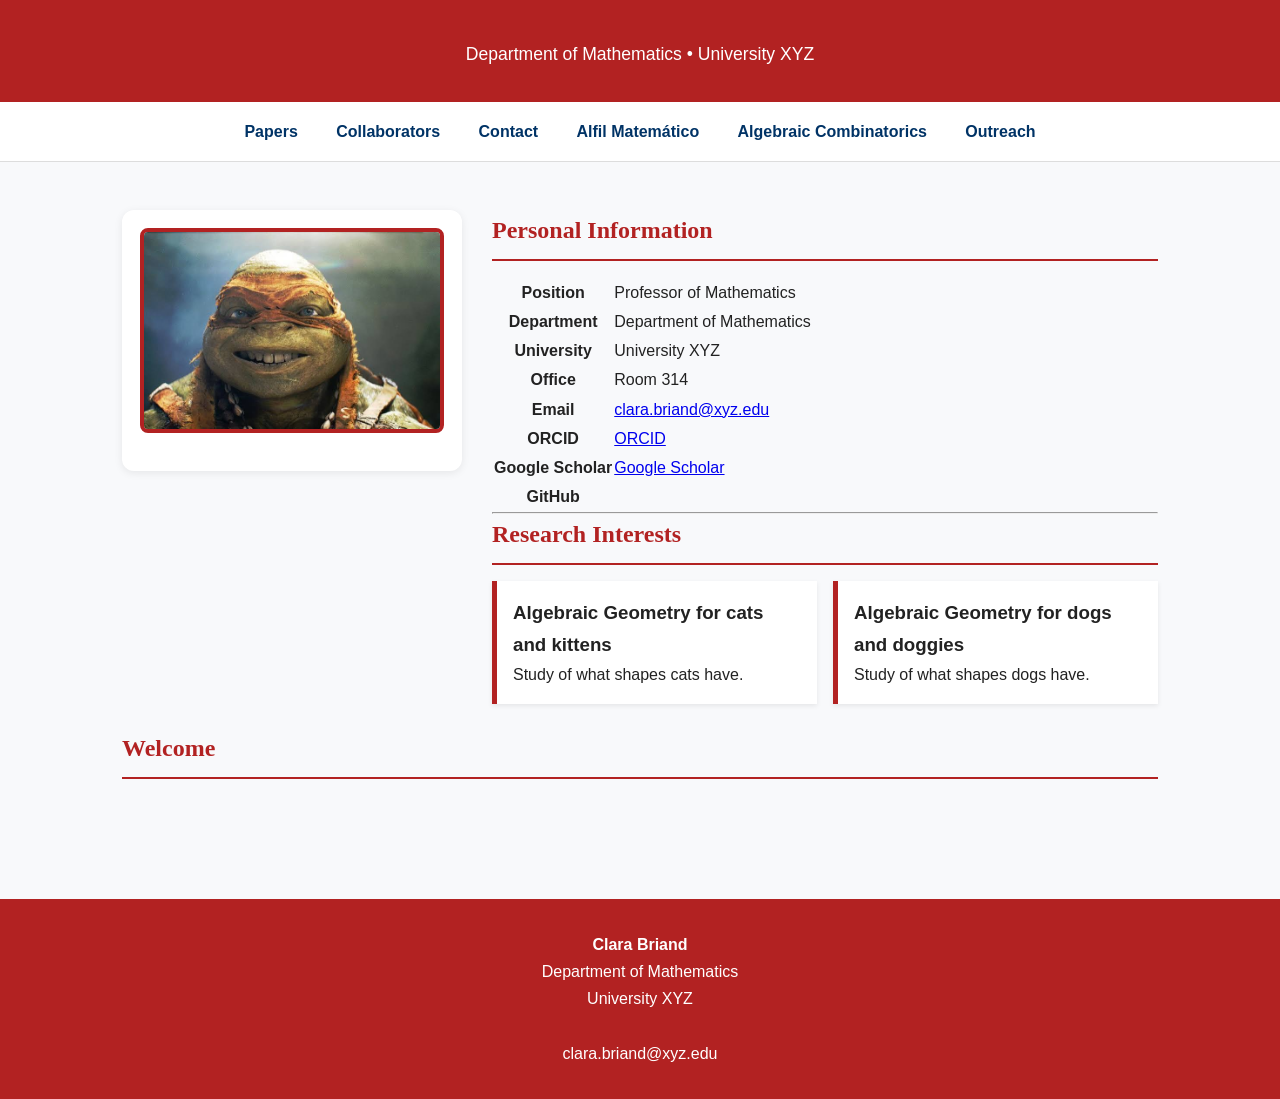
<file: index.html>
<!DOCTYPE html>
<html lang="en">

<head>

    <meta charset="UTF-8">
    <meta name="viewport" content="width=device-width, initial-scale=1.0">

    <title id="name">Home</title>

    <link rel="stylesheet" href="css/style.css">

</head>

<body>

<header>

    <h1 id="name"></h1>

    <p id="subtitle"></p>

</header>

<nav>

    <ul>

        <li><a href="papers.html">Papers</a></li>
        <li><a href="collaborators.html">Collaborators</a></li>
        <li><a href="contact.html">Contact</a></li>
        <li><a href="https://personal.us.es/mrosas/elalfilmatematico/">Alfil Matemático</a></li>
        <li><a href="algebraic_combinatorics.html">Algebraic Combinatorics</a></li>
        <li><a href="outreach.html">Outreach</a></li>

    </ul>

</nav>

<main>

    <!-- ========================= -->
    <!-- Top Profile Panel -->
    <!-- ========================= -->

    <section class="profile-panel">

        <div class="home-layout">

            <!-- Left : Photo -->

            <aside class="sidebar">

                <img id="sidebarPhoto" alt="Profile photo">

            </aside>

            <!-- Right : Information -->

            <div class="content">

                <div class="info-box">

                    <h2>Personal Information</h2>

                    <table class="info-table">

                        <tr>
                            <th>Position</th>
                            <td id="sidebarTitle"></td>
                        </tr>

                        <tr>
                            <th>Department</th>
                            <td id="sidebarDepartment"></td>
                        </tr>

                        <tr>
                            <th>University</th>
                            <td id="sidebarUniversity"></td>
                        </tr>

                        <tr>
                            <th>Office</th>
                            <td id="sidebarOffice"></td>
                        </tr>

                        <tr>
                            <th>Email</th>
                            <td id="sidebarEmail"></td>
                        </tr>

                        <tr>
                            <th>ORCID</th>
                            <td id="orcid"></td>
                        </tr>

                        <tr>
                            <th>Google Scholar</th>
                            <td id="scholar"></td>
                        </tr>

                        <tr>
                            <th>GitHub</th>
                            <td id="github"></td>
                        </tr>

                    </table>

                    <hr>

                    <h2>Research Interests</h2>

                    <div
                        id="researchList"
                        class="research-list">

                    </div>

                </div>

            </div>

        </div>

    </section>

    <!-- ========================= -->
    <!-- Welcome -->
    <!-- ========================= -->

    <section class="welcome-section">

        <h2>Welcome</h2>

        <p id="welcomeText"></p>

    </section>

</main>

<footer>

    <p>

        <strong id="footerName"></strong>

    </p>

    <p id="department"></p>

    <p id="university"></p>

    <br>

    <p id="email"></p>

</footer>

<script src="js/profile.js"></script>

</body>

</html>
</file>
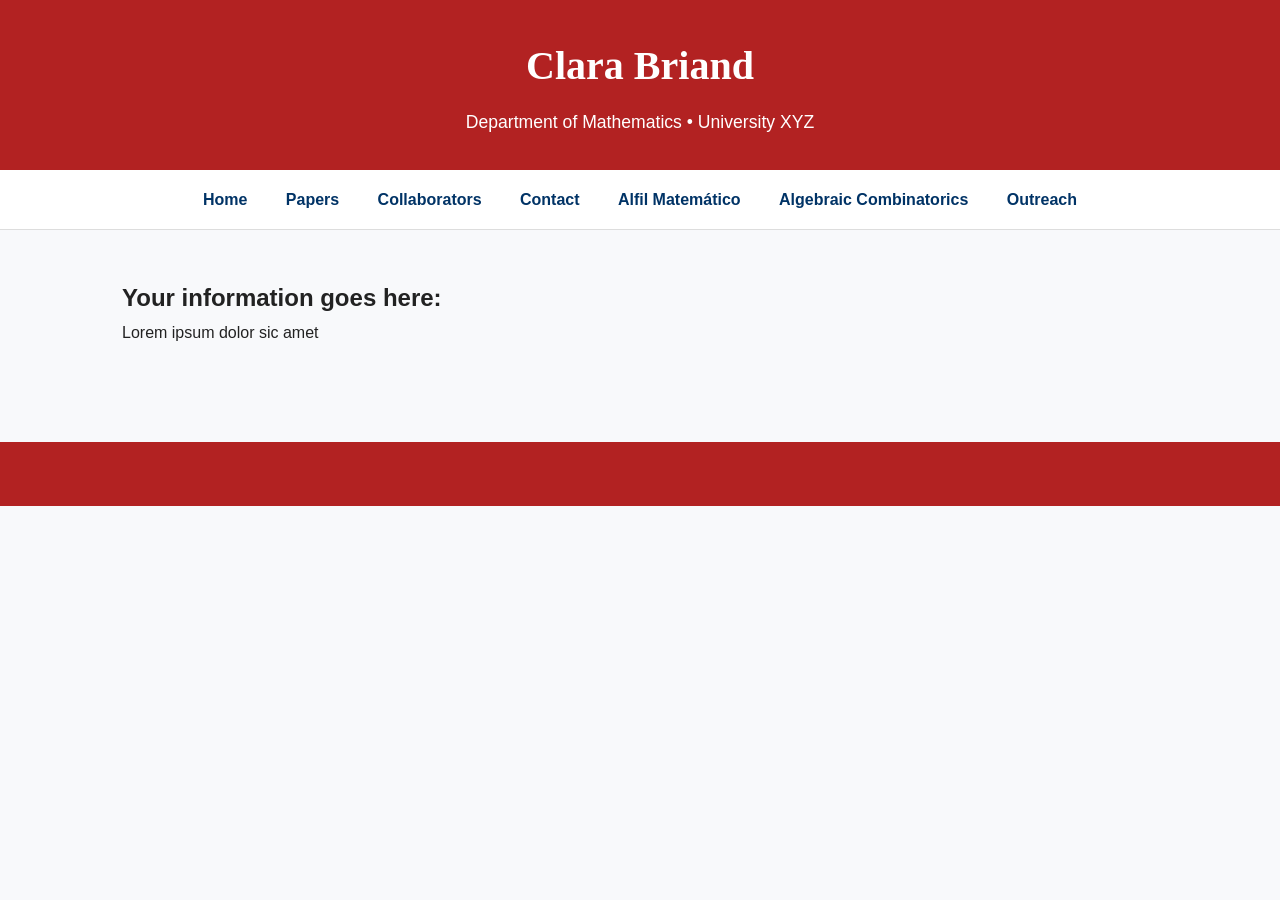
<file: algebraic_combinatorics.html>
<!DOCTYPE html>
<html lang="en">
<head>

    <meta charset="UTF-8">
    <meta name="viewport" content="width=device-width, initial-scale=1.0">

    <title>Contact</title>

    <link rel="stylesheet" href="css/style.css">

</head>

<body>

<header>

    <h1 id="name"></h1>

    <p id="subtitle"></p>

</header>

<nav>

    <ul>

        <li><a href="index.html">Home</a></li>
        <li><a href="papers.html">Papers</a></li>
        <li><a href="collaborators.html">Collaborators</a></li>
        <li><a href="contact.html" class="active">Contact</a></li>
        <li><a href="https://personal.us.es/mrosas/elalfilmatematico/">Alfil Matemático</a></li>
        <li><a href="algebraic_combinatorics.html">Algebraic Combinatorics</a></li>
        <li><a href="outreach.html">Outreach</a></li>

    </ul>

</nav>

<main>
  <h2>Your information goes here:</h2>
  <p> Lorem ipsum dolor sic amet</p>
</main>

<footer>

    <p id="footerText"></p>

</footer>

<script src="js/profile.js"></script>

</body>

</html>
</file>
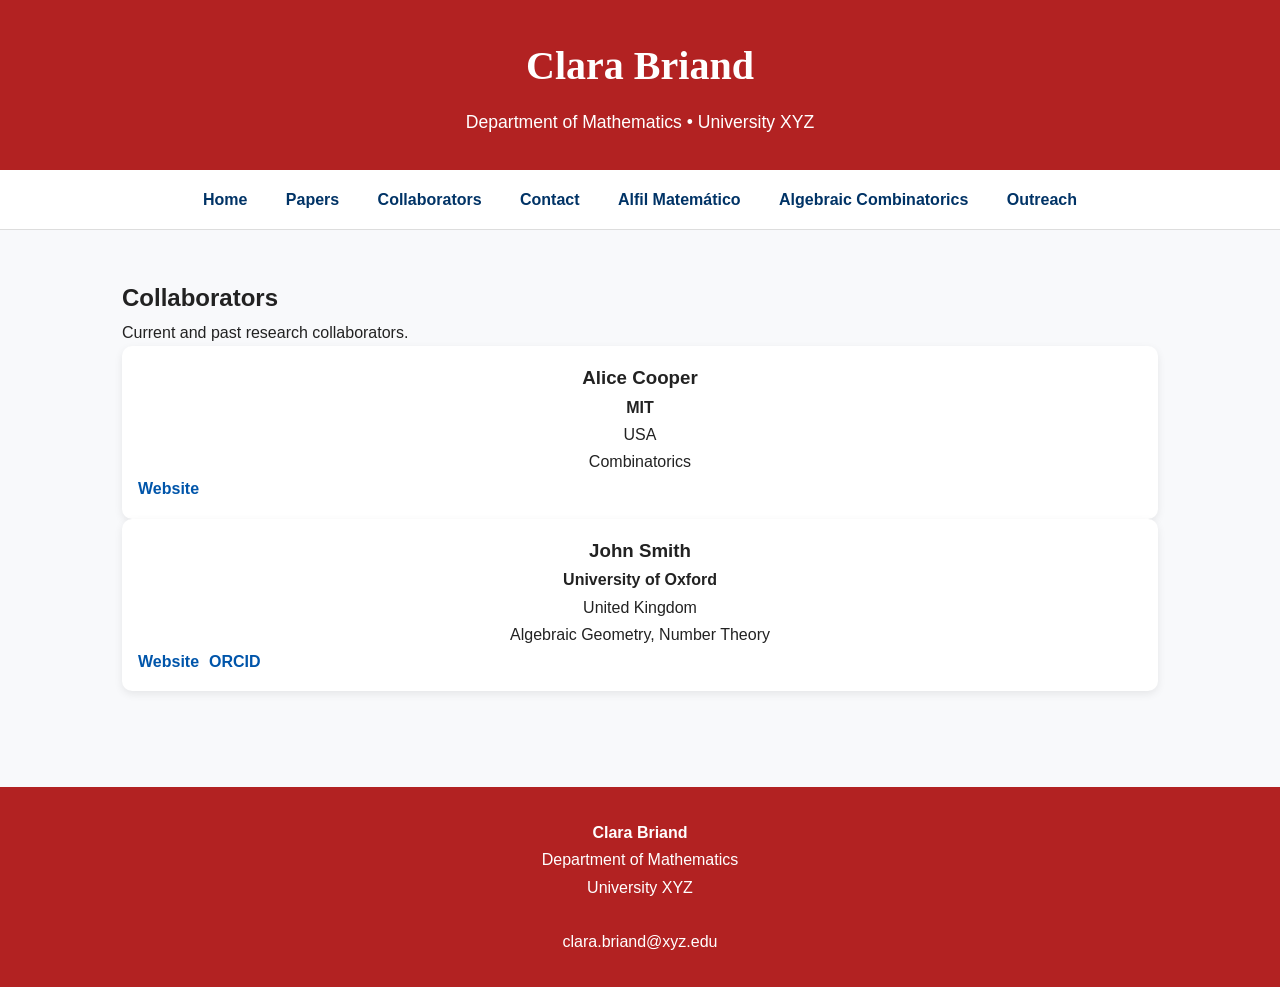
<file: collaborators-simple.html>
<!DOCTYPE html>
<html lang="en">

<head>

    <meta charset="UTF-8">
    <meta name="viewport" content="width=device-width, initial-scale=1.0">

    <title>Collaborators</title>

    <link rel="stylesheet" href="css/style.css">

</head>

<body>

<header>

    <h1 id="name"></h1>

    <p id="subtitle"></p>

</header>

<nav>

    <ul>

        <li><a href="index.html">Home</a></li>
        <li><a href="papers.html">Papers</a></li>
        <li><a href="collaborators.html">Collaborators</a></li>
        <li><a href="contact.html">Contact</a></li>
        <li><a href="https://personal.us.es/mrosas/elalfilmatematico/">Alfil Matemático</a></li>
        <li><a href="algebraic_combinatorics.html">Algebraic Combinatorics</a></li>
        <li><a href="outreach.html">Outreach</a></li>

    </ul>

</nav>

<main>

    <h2>Collaborators</h2>

    <p>
        Current and past research collaborators.
    </p>

    <div id="collaboratorsContainer"
         class="collaborators-grid">
    </div>

</main>

<footer>

    <p><strong id="footerName"></strong></p>

    <p id="department"></p>

    <p id="university"></p>

    <br>

    <p id="email"></p>

</footer>

<script src="js/collaborators-simple.js"></script>

</body>

</html>
</file>
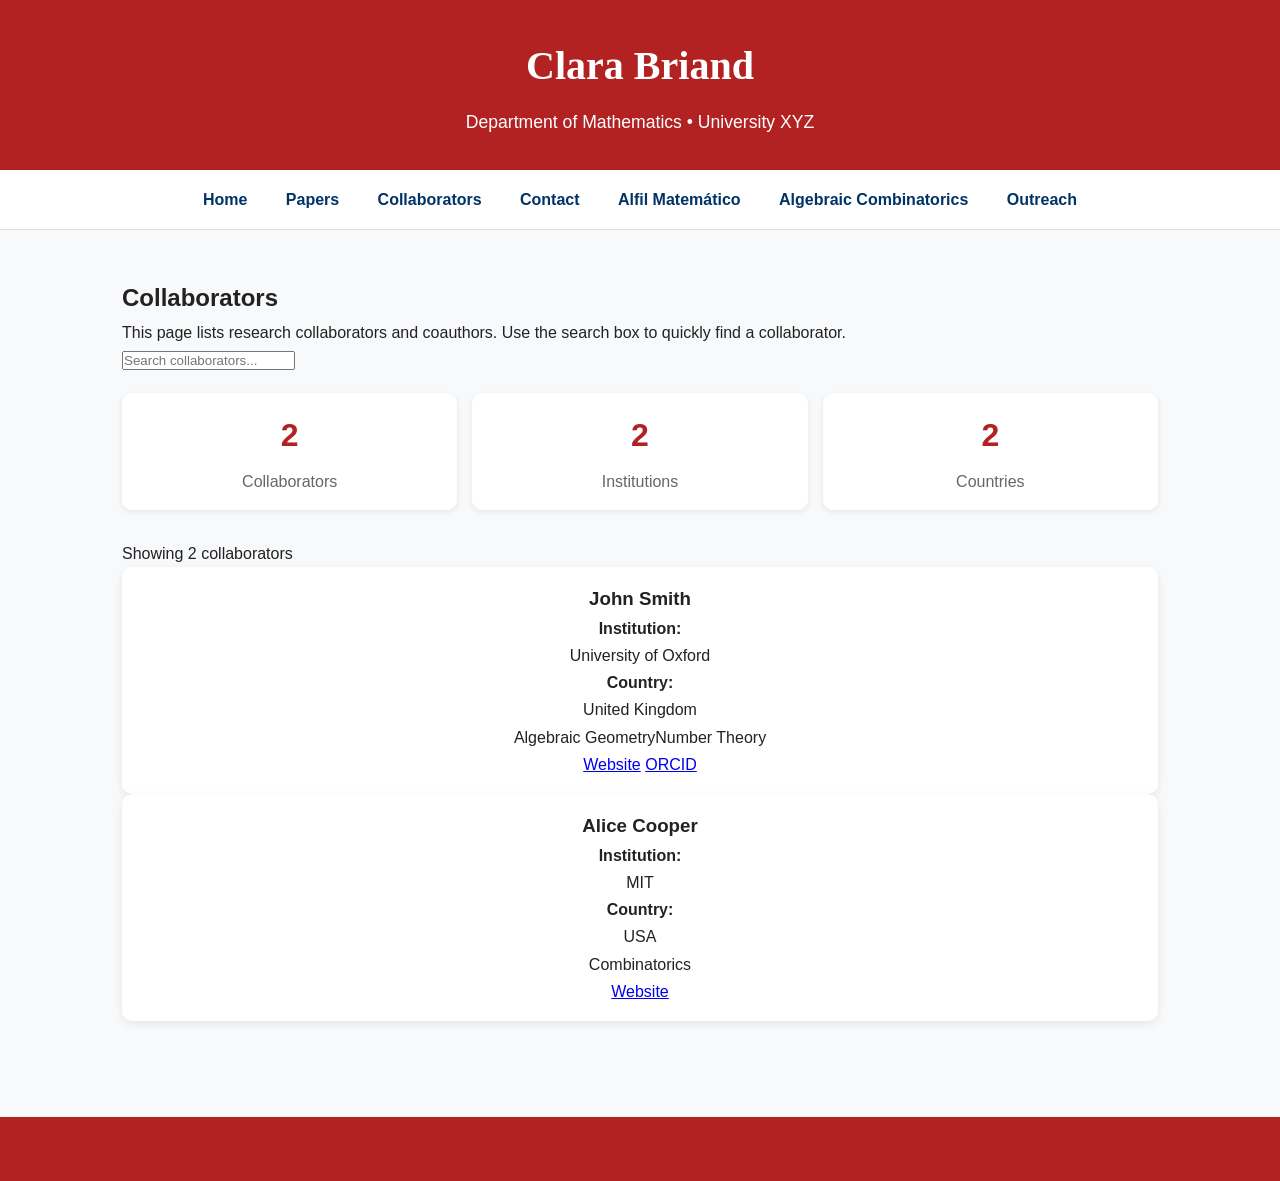
<file: collaborators.html>
<!DOCTYPE html>
<html lang="en">

<head>
    <meta charset="UTF-8">
    <meta name="viewport" content="width=device-width, initial-scale=1.0">

    <title>Collaborators</title>

    <link rel="stylesheet" href="css/style.css">

</head>

<body>

<header>

    <h1 id="name"></h1>

    <p id="subtitle"></p>

</header>

<nav>

    <ul>

        <li><a href="index.html">Home</a></li>
        <li><a href="papers.html">Papers</a></li>
        <li><a href="collaborators.html">Collaborators</a></li>
        <li><a href="contact.html">Contact</a></li>
        <li><a href="https://personal.us.es/mrosas/elalfilmatematico/">Alfil Matemático</a></li>
        <li><a href="algebraic_combinatorics.html">Algebraic Combinatorics</a></li>
        <li><a href="outreach.html">Outreach</a></li>

    </ul>

</nav>

<main>

    <h2>Collaborators</h2>

    <p>
        This page lists research collaborators and coauthors.
        Use the search box to quickly find a collaborator.
    </p>

    <div class="collaborator-controls">

        <input
            type="text"
            id="collaboratorSearch"
            placeholder="Search collaborators...">

    </div>

    <div class="stats-grid">

        <div class="stat-card">

            <div class="stat-number" id="collaboratorCount">0</div>

            <div class="stat-label">Collaborators</div>

        </div>

        <div class="stat-card">

            <div class="stat-number" id="institutionCount">0</div>

            <div class="stat-label">Institutions</div>

        </div>

        <div class="stat-card">

            <div class="stat-number" id="countryCount">0</div>

            <div class="stat-label">Countries</div>

        </div>

    </div>

    <div class="collaborator-count">

        Showing
        <span id="visibleCollaboratorCount">0</span>
        collaborators

    </div>

    <div id="collaboratorsContainer">

        <!-- Generated automatically by collaborators.js -->

    </div>

</main>

<footer>

    <p id="footerText"></p>

</footer>

<script src="js/profile.js"></script>
<script src="js/collaborators.js"></script>

</body>

</html>
</file>
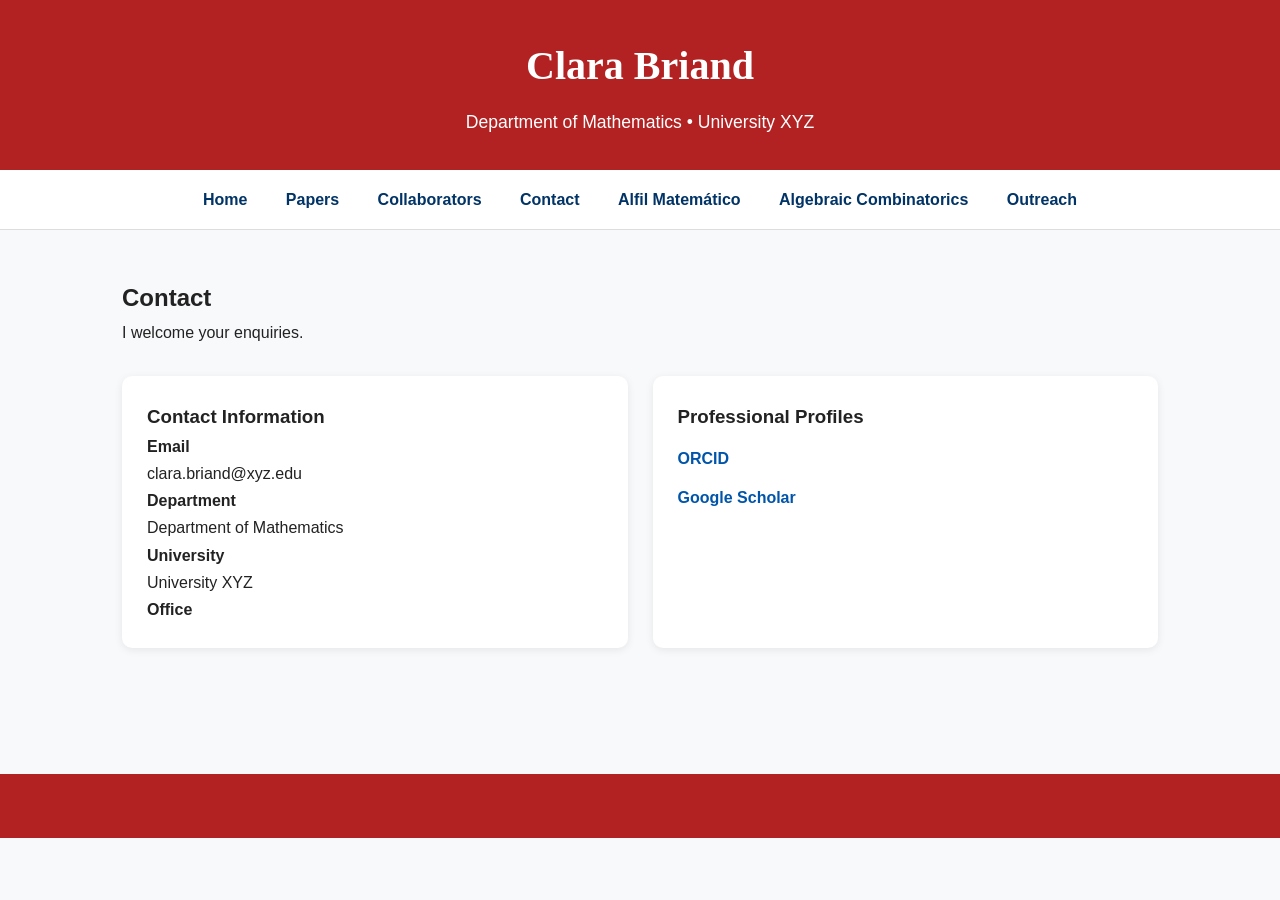
<file: contact.html>
<!DOCTYPE html>
<html lang="en">
<head>

    <meta charset="UTF-8">
    <meta name="viewport" content="width=device-width, initial-scale=1.0">

    <title>Contact</title>

    <link rel="stylesheet" href="css/style.css">

</head>

<body>

<header>

    <h1 id="name"></h1>

    <p id="subtitle"></p>

</header>

<nav>

    <ul>

        <li><a href="index.html">Home</a></li>
        <li><a href="papers.html">Papers</a></li>
        <li><a href="collaborators.html">Collaborators</a></li>
        <li><a href="contact.html" class="active">Contact</a></li>
        <li><a href="https://personal.us.es/mrosas/elalfilmatematico/">Alfil Matemático</a></li>
        <li><a href="algebraic_combinatorics.html">Algebraic Combinatorics</a></li>
        <li><a href="outreach.html">Outreach</a></li>

    </ul>

</nav>

<main>

    <h2>Contact</h2>

    <p>
        I welcome your enquiries.
    </p>

    <div class="contact-grid">

        <div class="contact-card">

            <h3>Contact Information</h3>

            <p>

                <strong>Email</strong><br>

                <span id="email"></span>

            </p>

            <p>

                <strong>Department</strong><br>

                <span id="department"></span>

            </p>

            <p>

                <strong>University</strong><br>

                <span id="university"></span>

            </p>

            <p>

                <strong>Office</strong><br>

                <span id="office"></span>

            </p>

        </div>

        <div class="contact-card">

            <h3>Professional Profiles</h3>

            <ul class="profile-links">

                <li>
                    <a id="orcid" target="_blank">ORCID</a>
                </li>

                <li>
                    <a id="scholar" target="_blank">Google Scholar</a>
                </li>
            </ul>

        </div>

    </div>

</main>

<footer>

    <p id="footerText"></p>

</footer>

<script src="js/profile.js"></script>

</body>

</html>
</file>
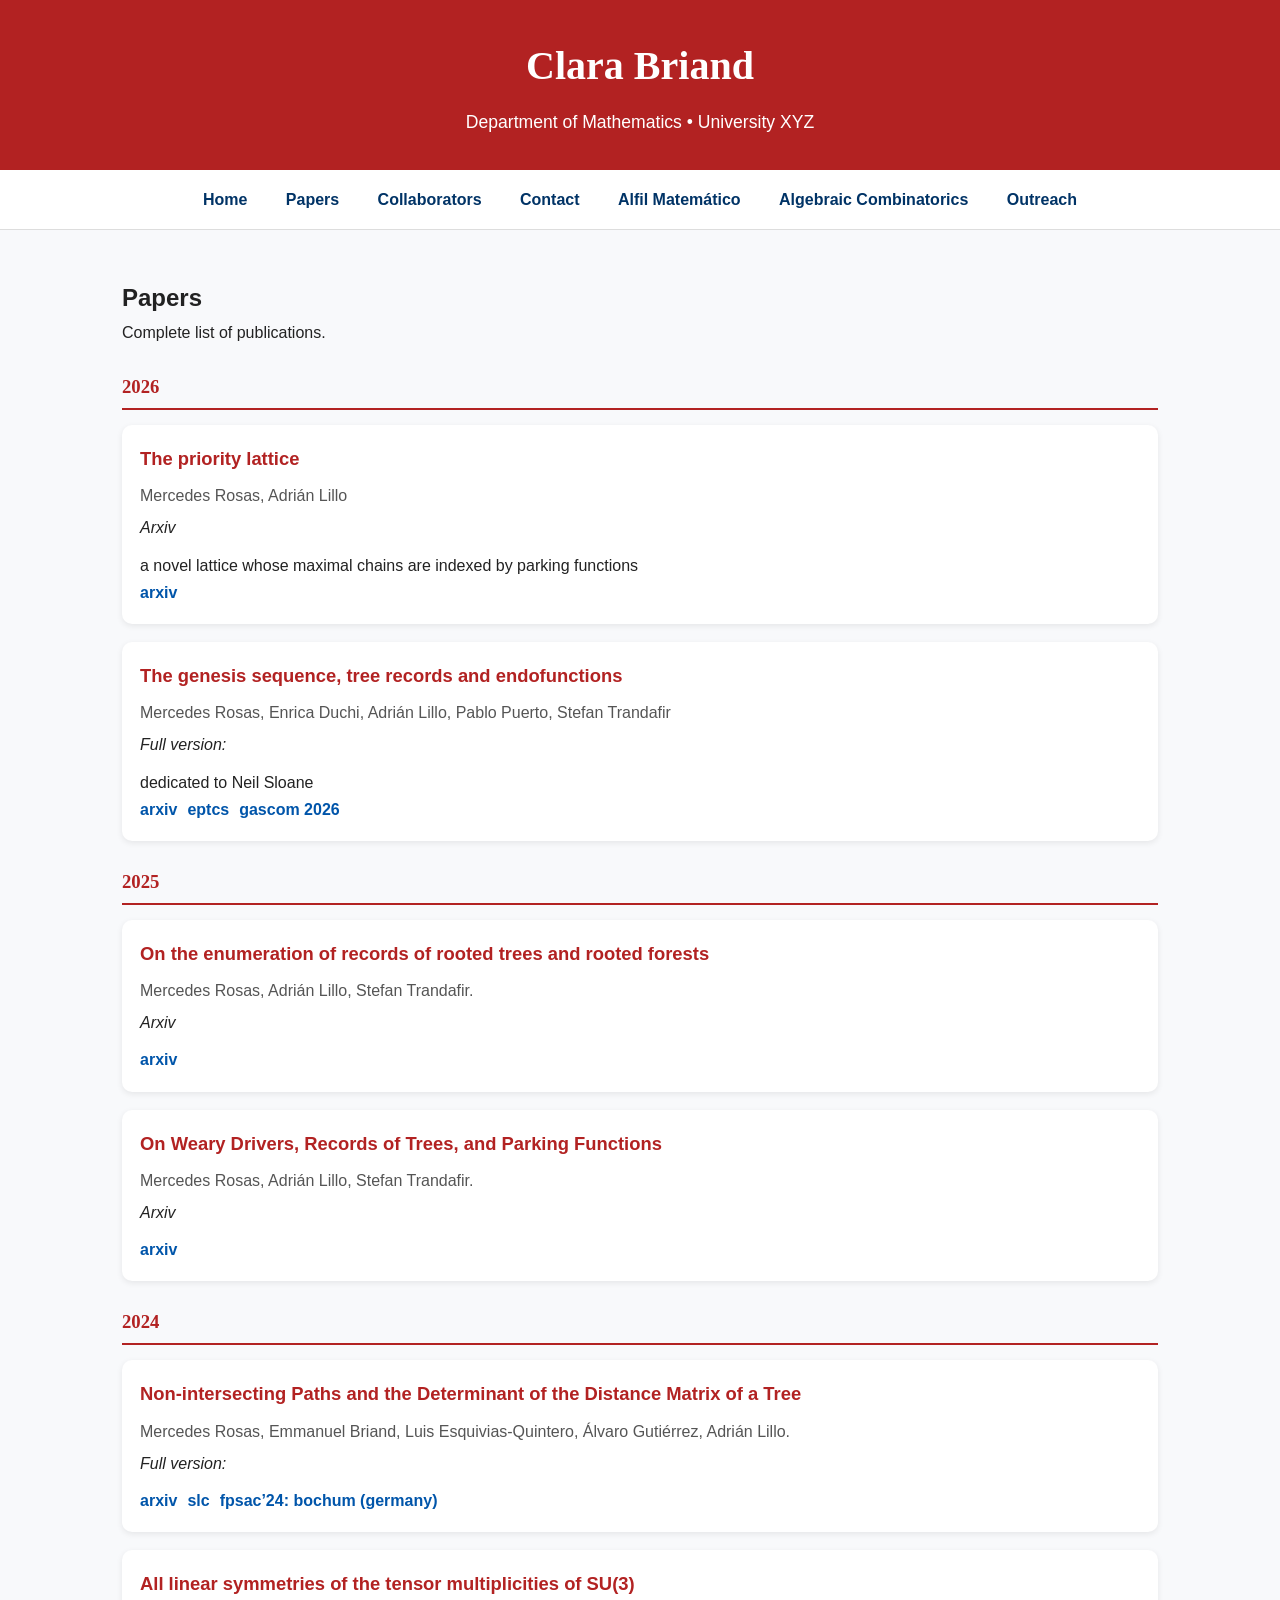
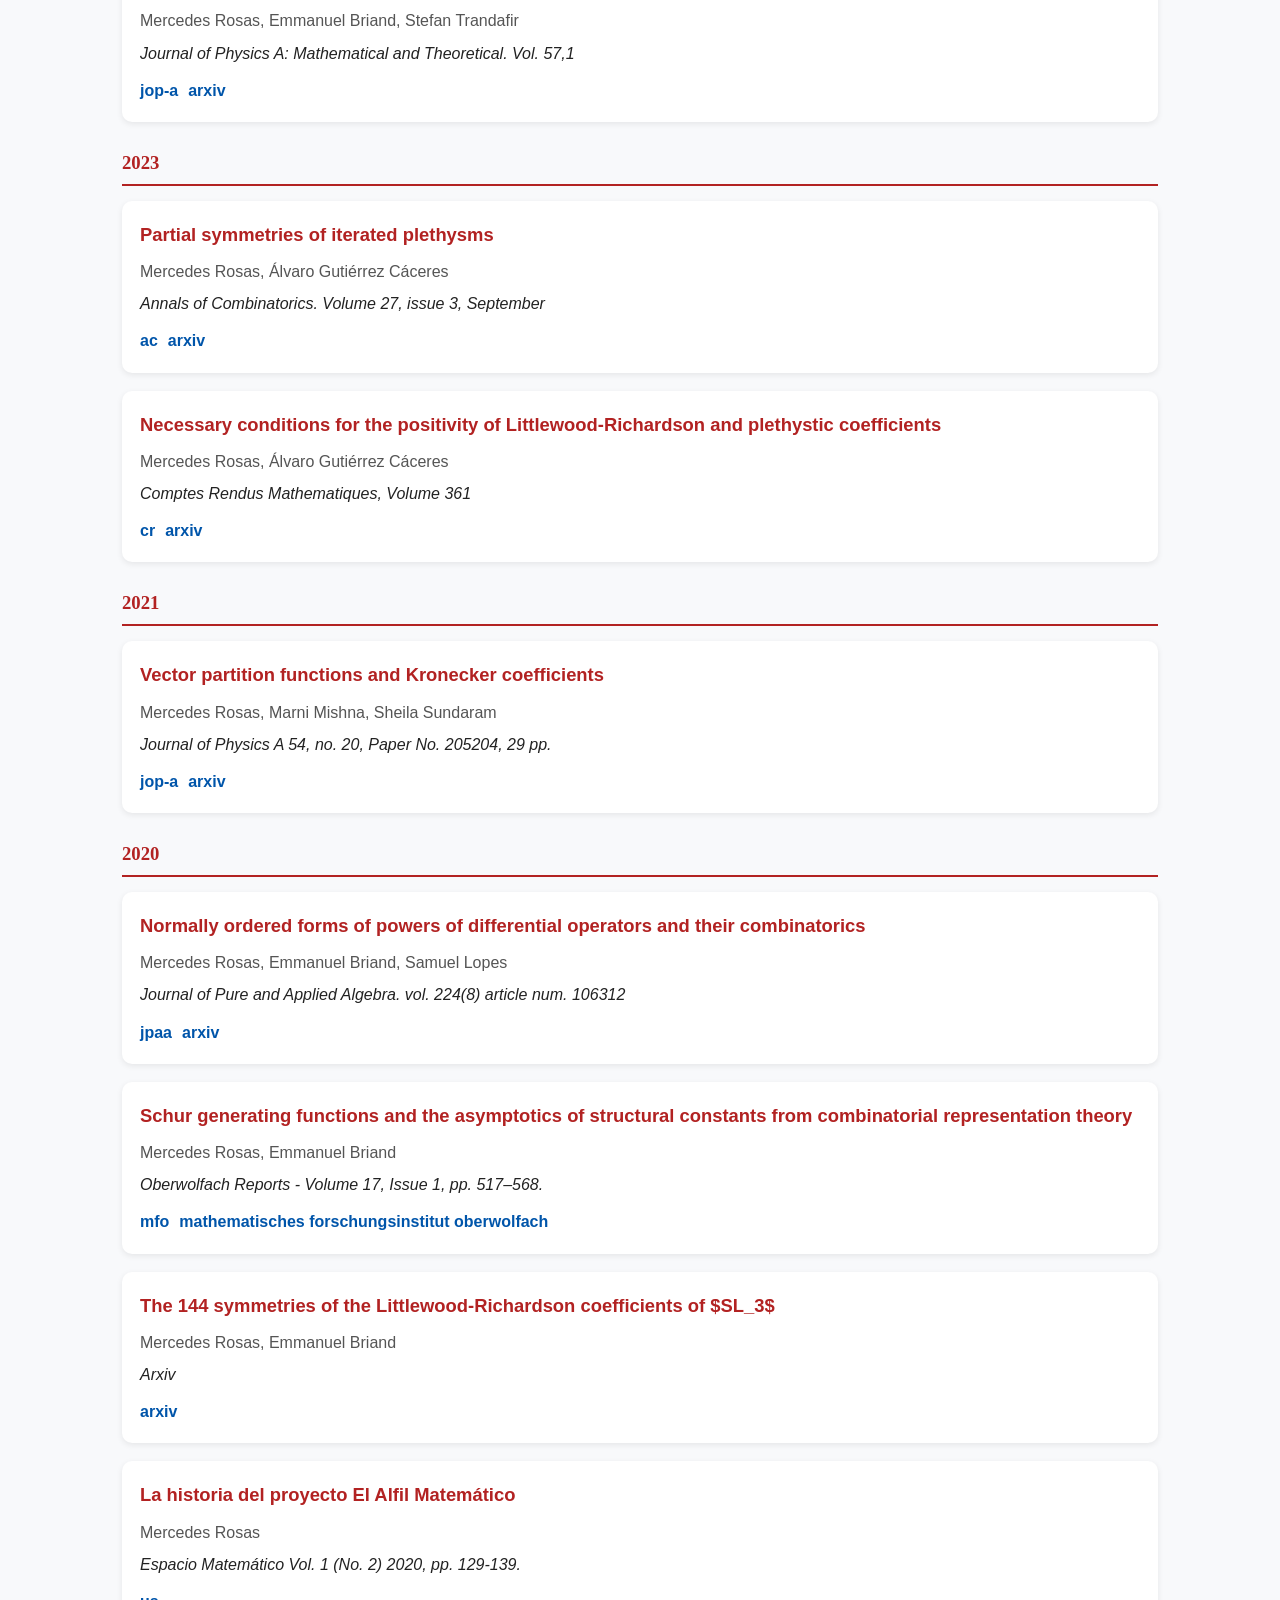
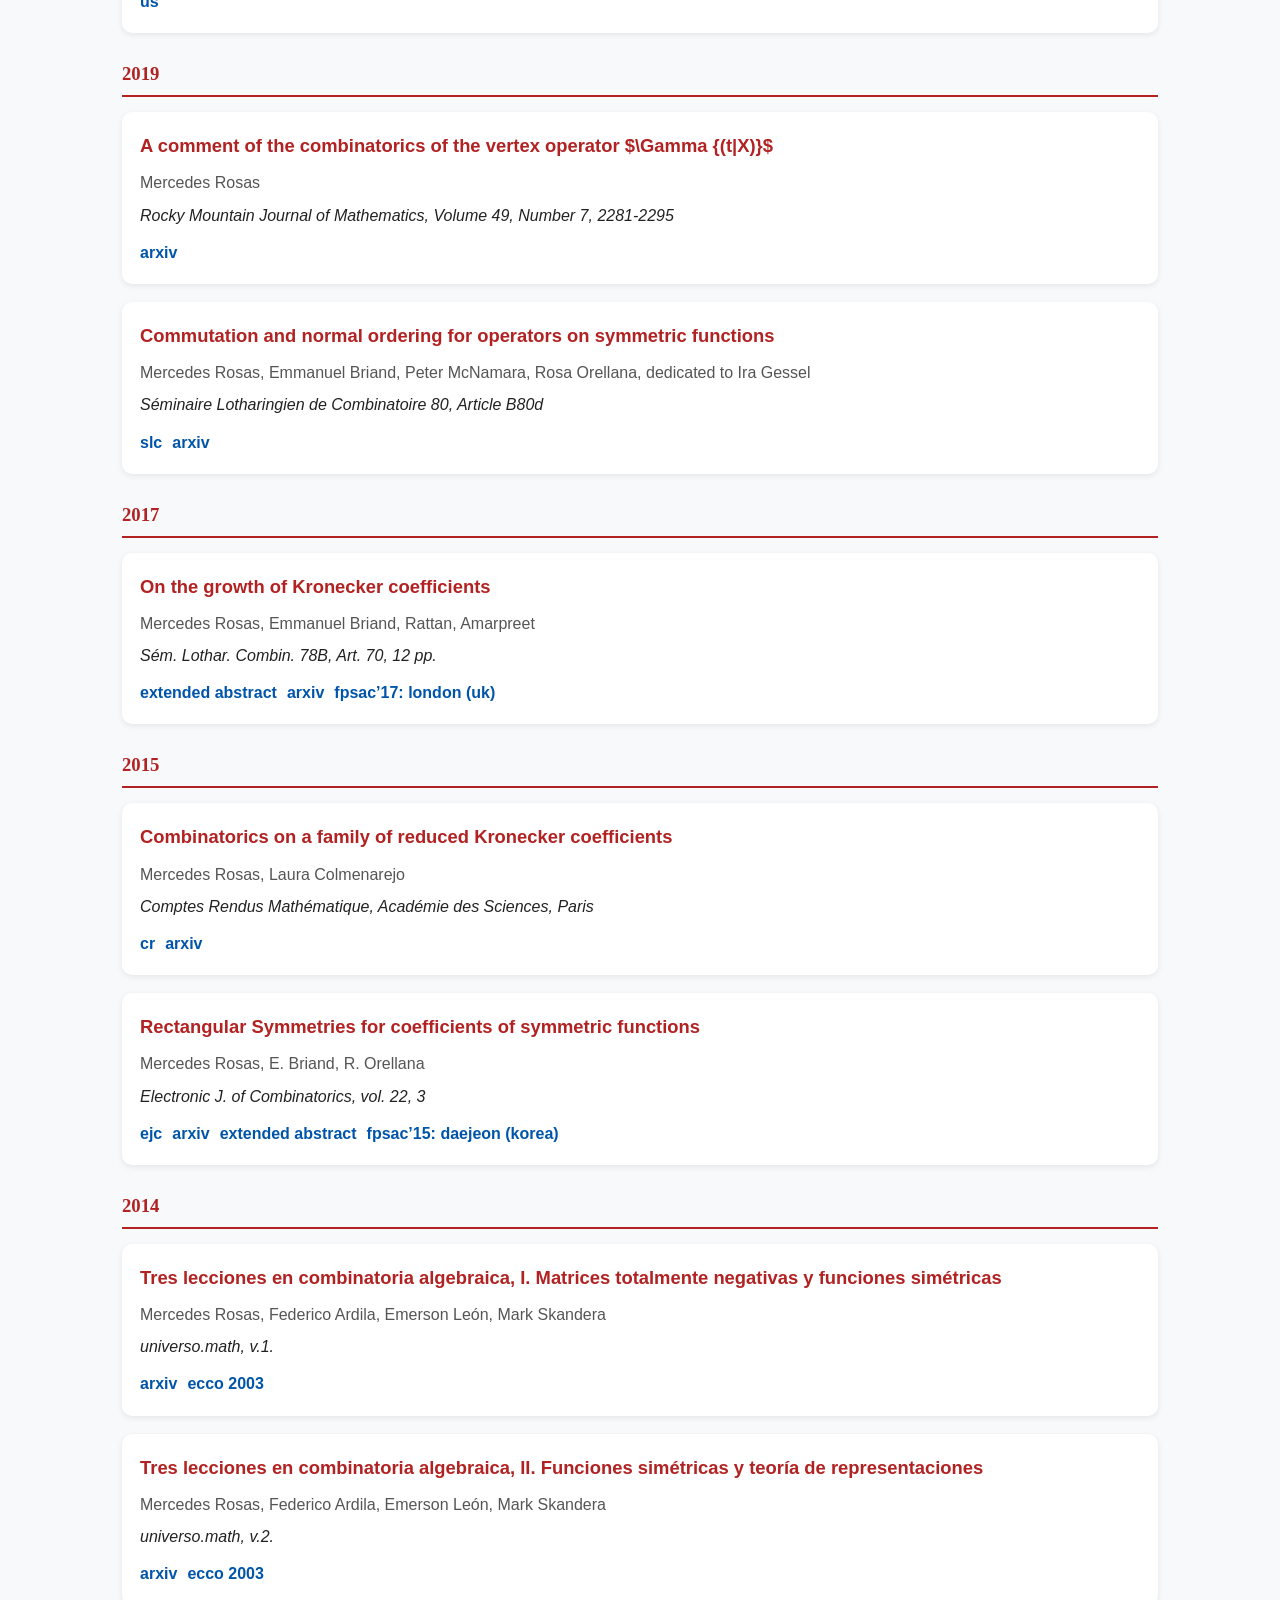
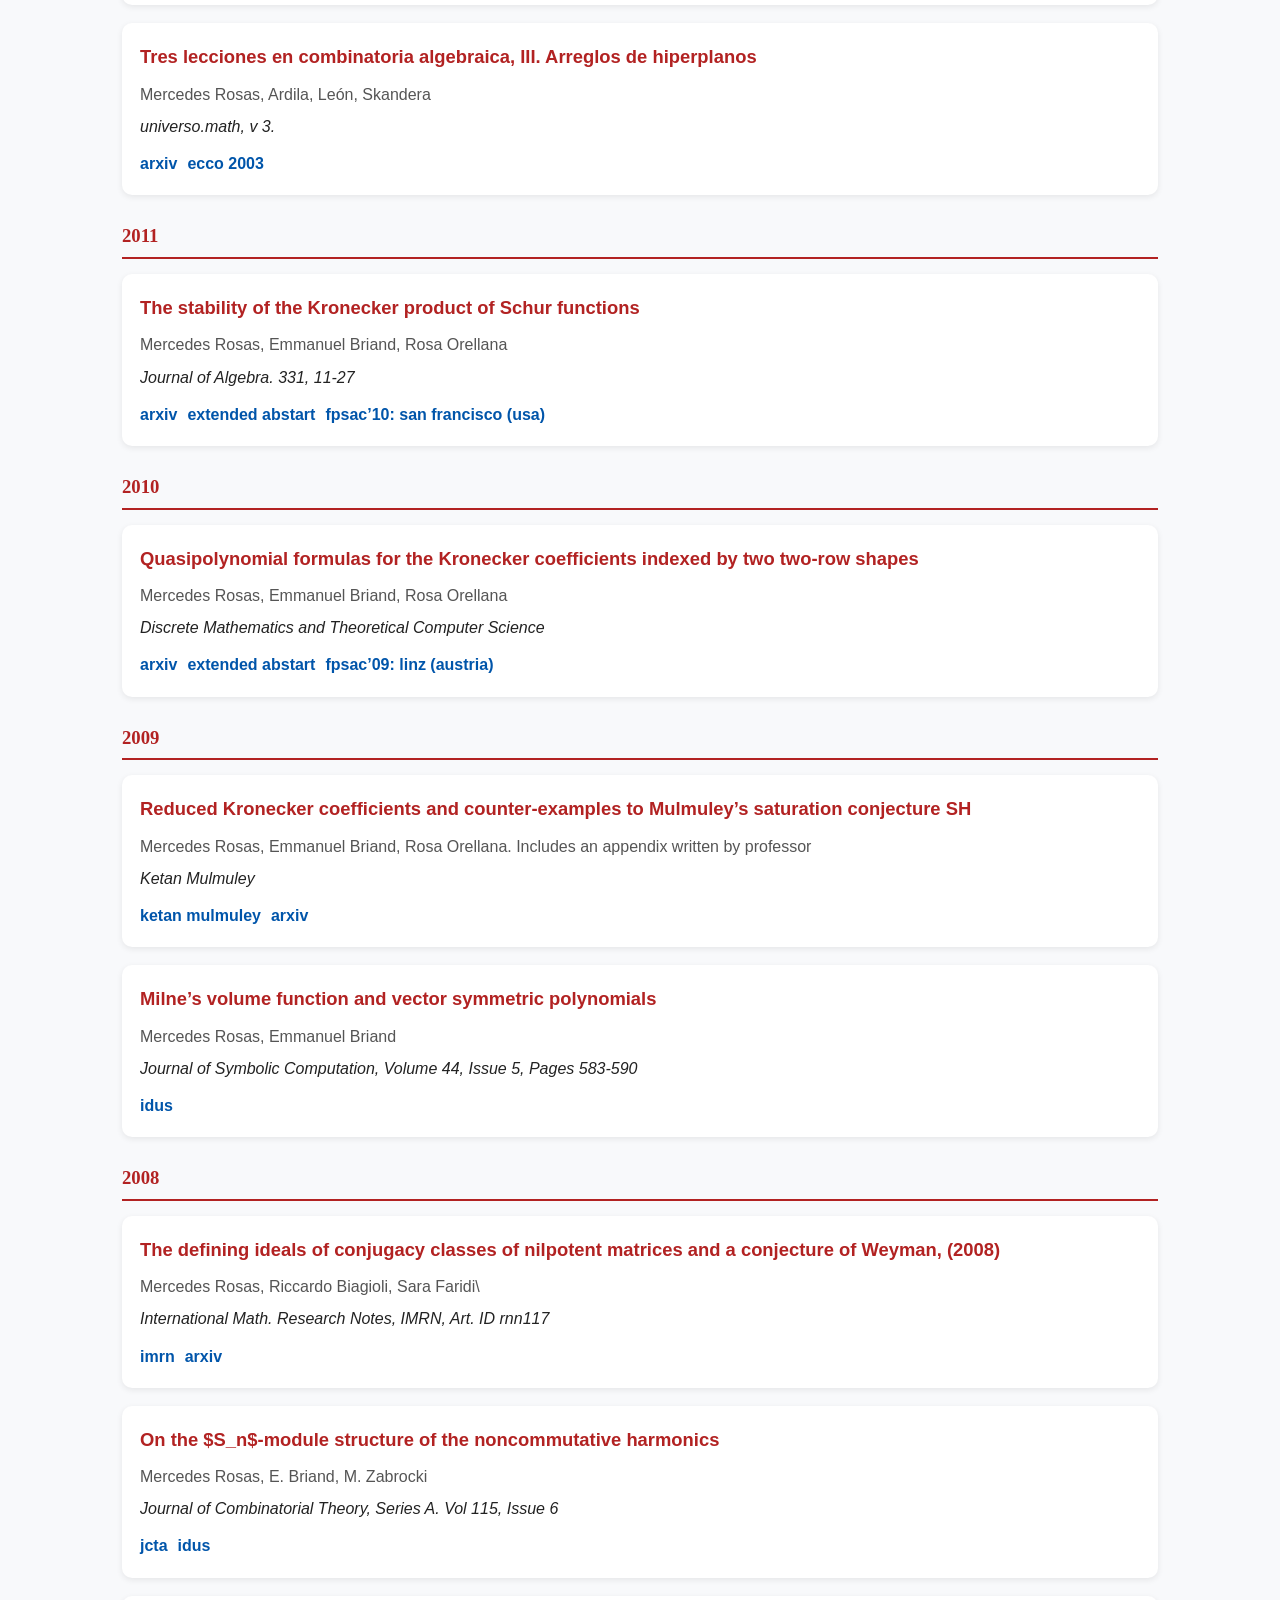
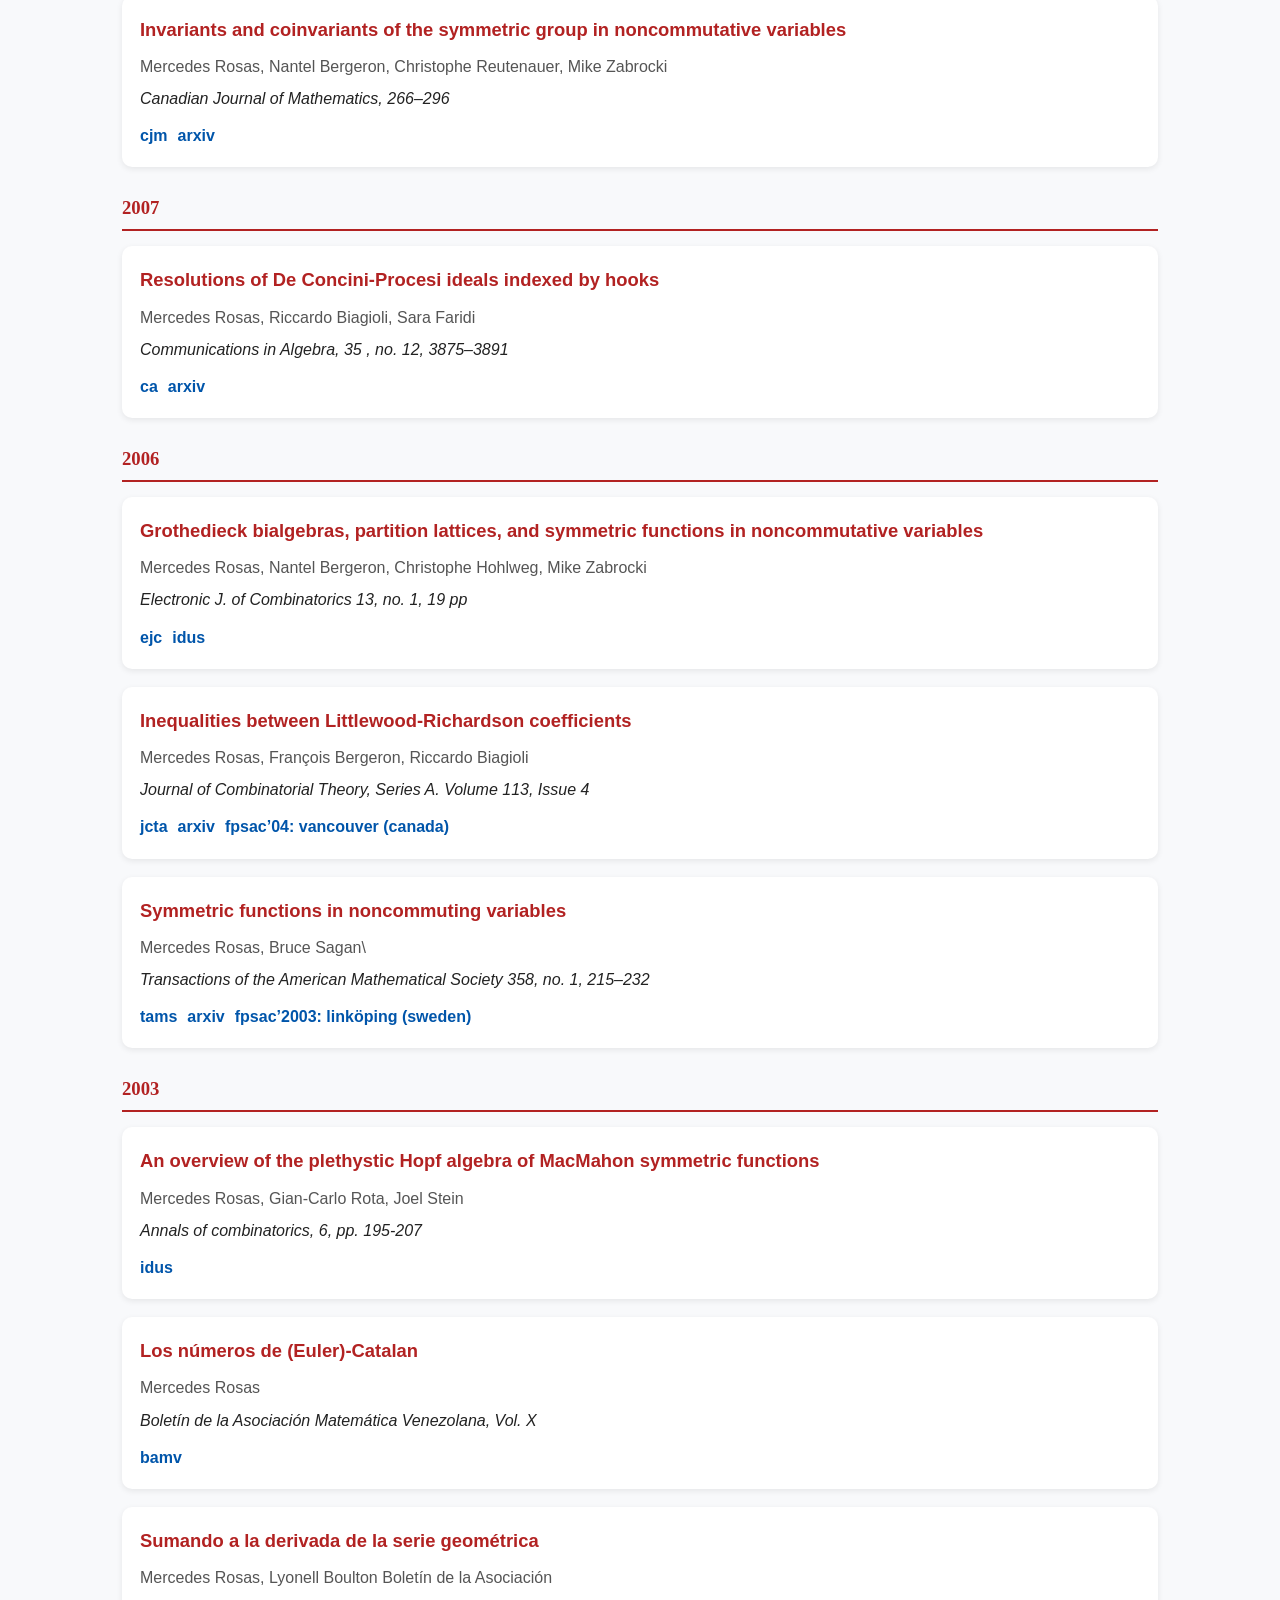
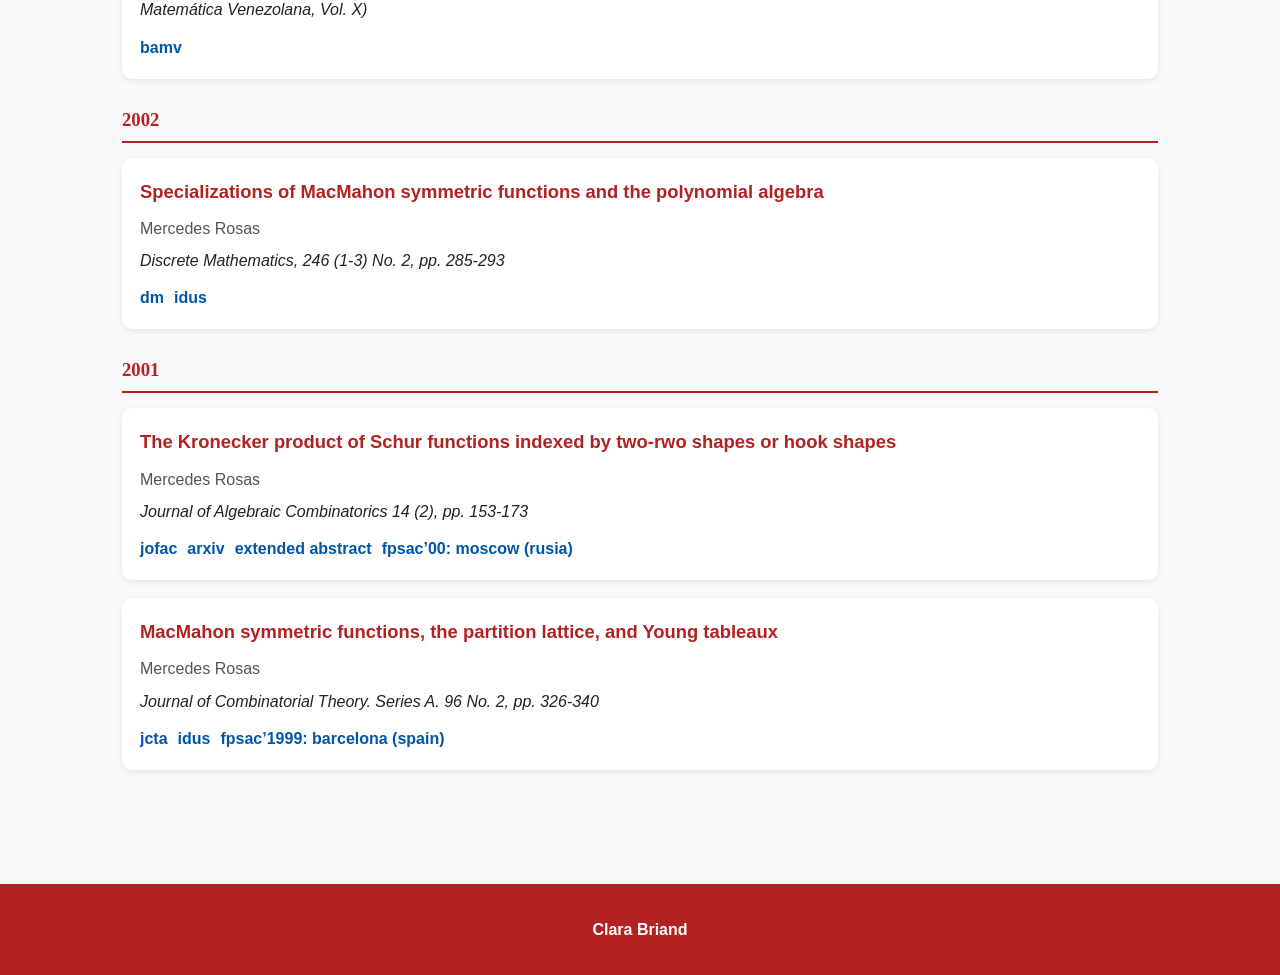
<file: papers-simple.html>
<!DOCTYPE html>
<html lang="en">

<head>

    <meta charset="UTF-8">
    <meta name="viewport"
          content="width=device-width, initial-scale=1.0">

    <title>Papers</title>

    <link rel="stylesheet" href="css/style.css">

</head>

<body>

<header>

    <h1 id="name"></h1>

    <p id="subtitle"></p>

</header>

<nav>

    <ul>

        <li><a href="index.html">Home</a></li>
        <li><a href="papers.html">Papers</a></li>
        <li><a href="collaborators.html">Collaborators</a></li>
        <li><a href="contact.html">Contact</a></li>
        <li><a href="https://personal.us.es/mrosas/elalfilmatematico/">Alfil Matemático</a></li>
        <li><a href="algebraic_combinatorics.html">Algebraic Combinatorics</a></li>
        <li><a href="outreach.html">Outreach</a></li>

    </ul>

</nav>

<main>

    <h2>Papers</h2>

    <p>

        Complete list of publications.

    </p>

    <div id="papersContainer"></div>

</main>

<footer>

    <p><strong id="footerName"></strong></p>

</footer>

<script src="js/papers-simple.js"></script>

</body>

</html>
</file>
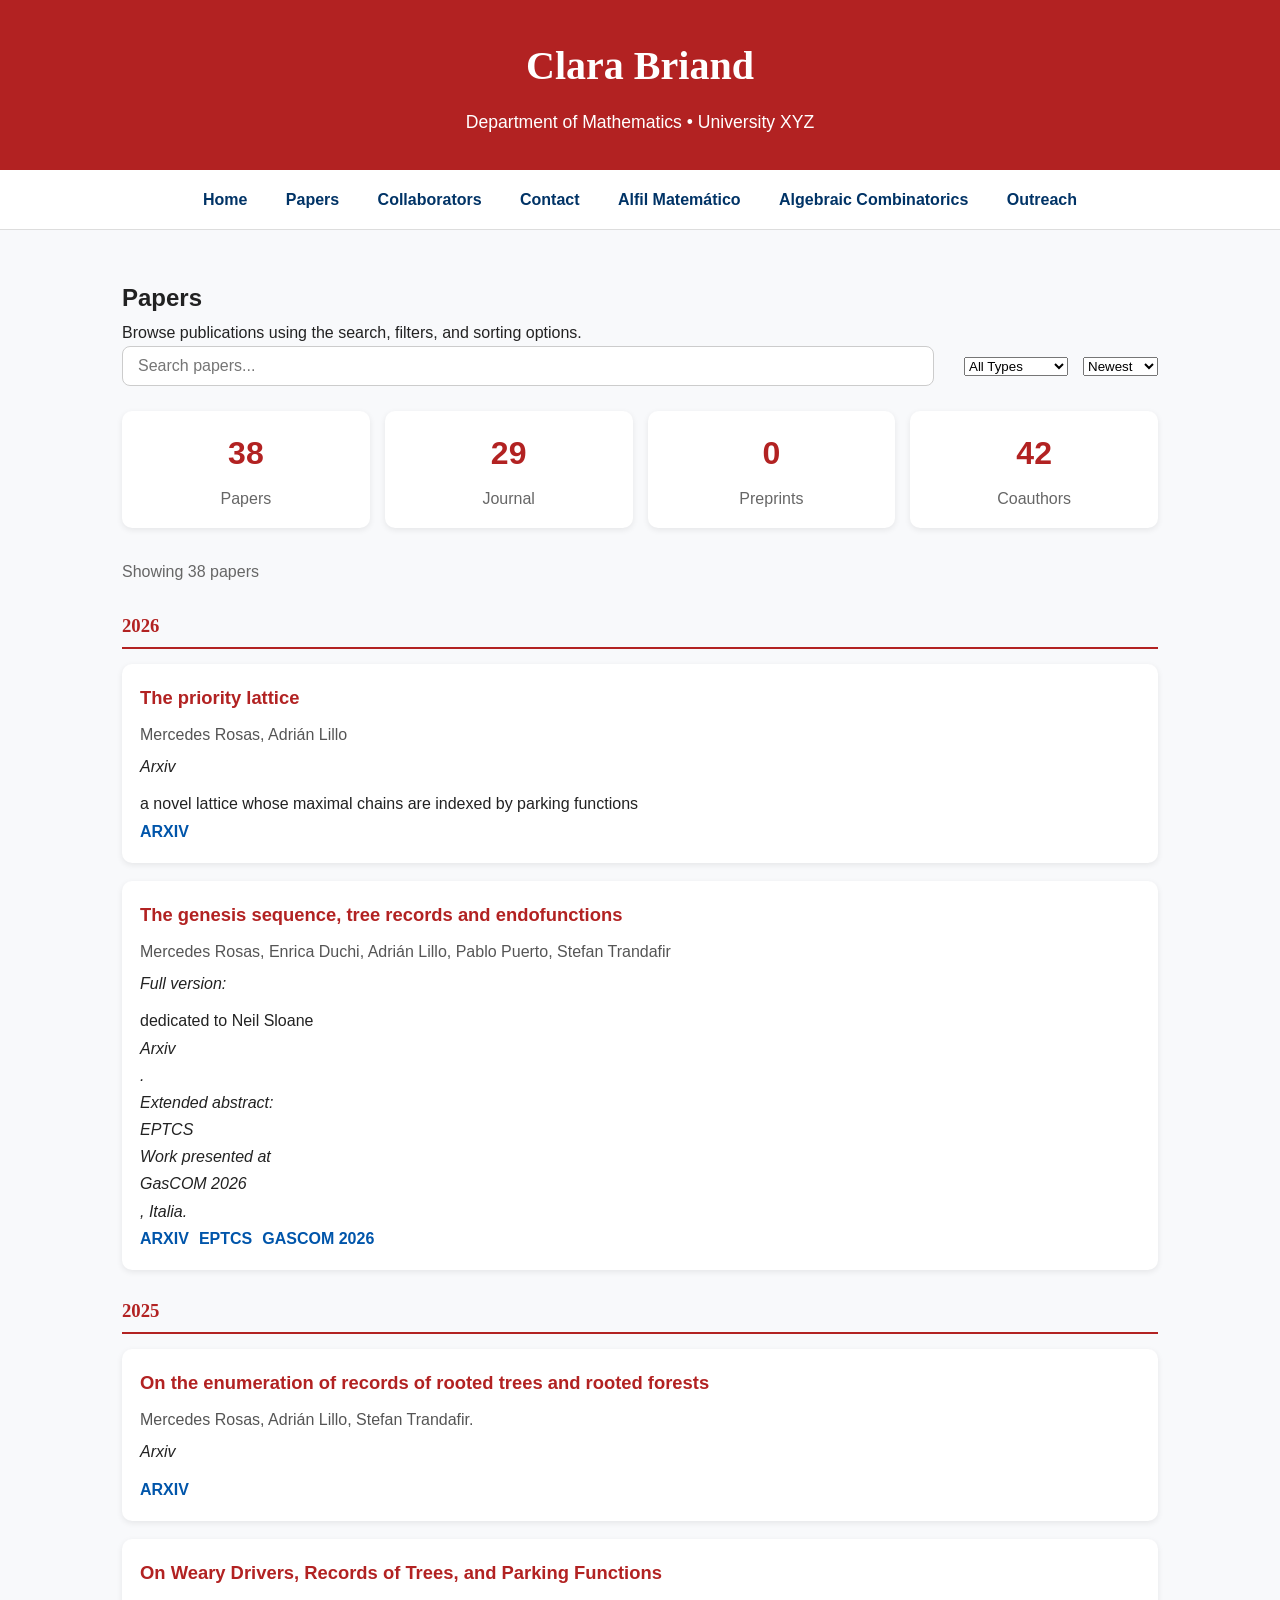
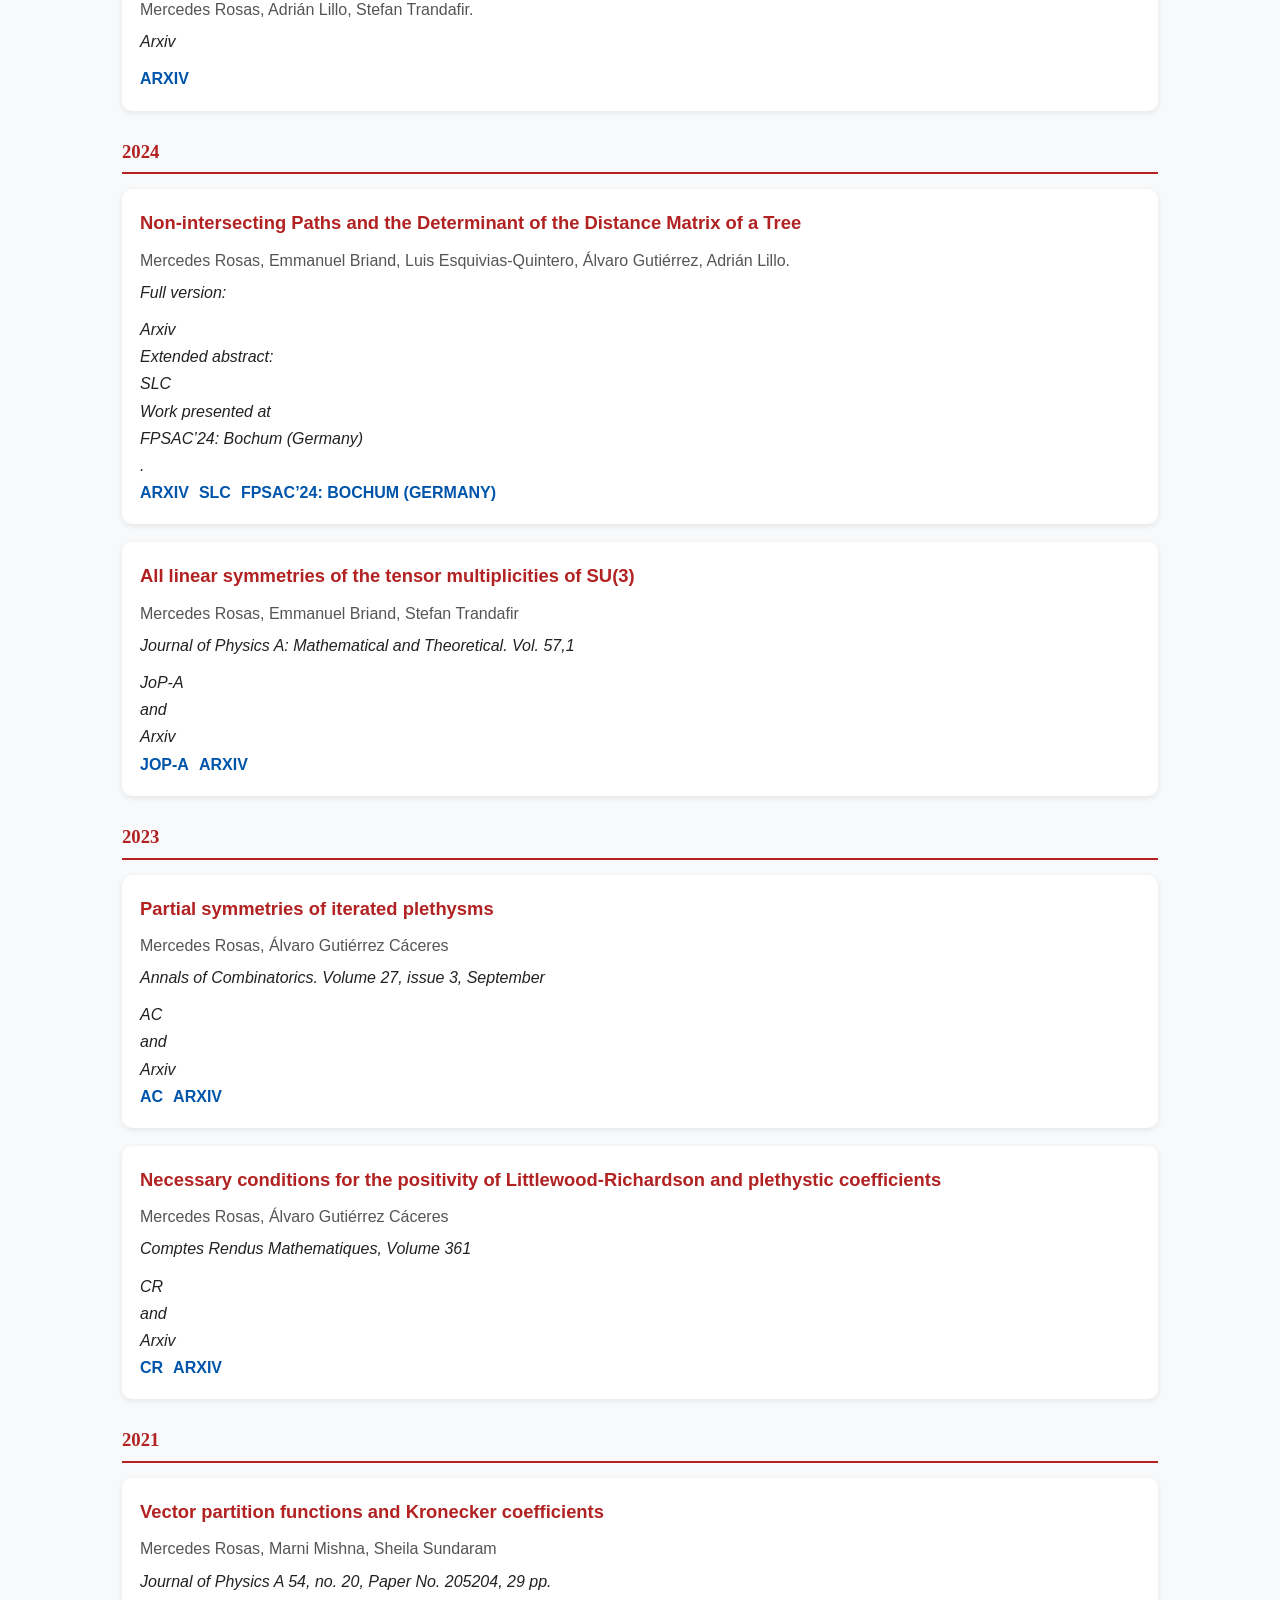
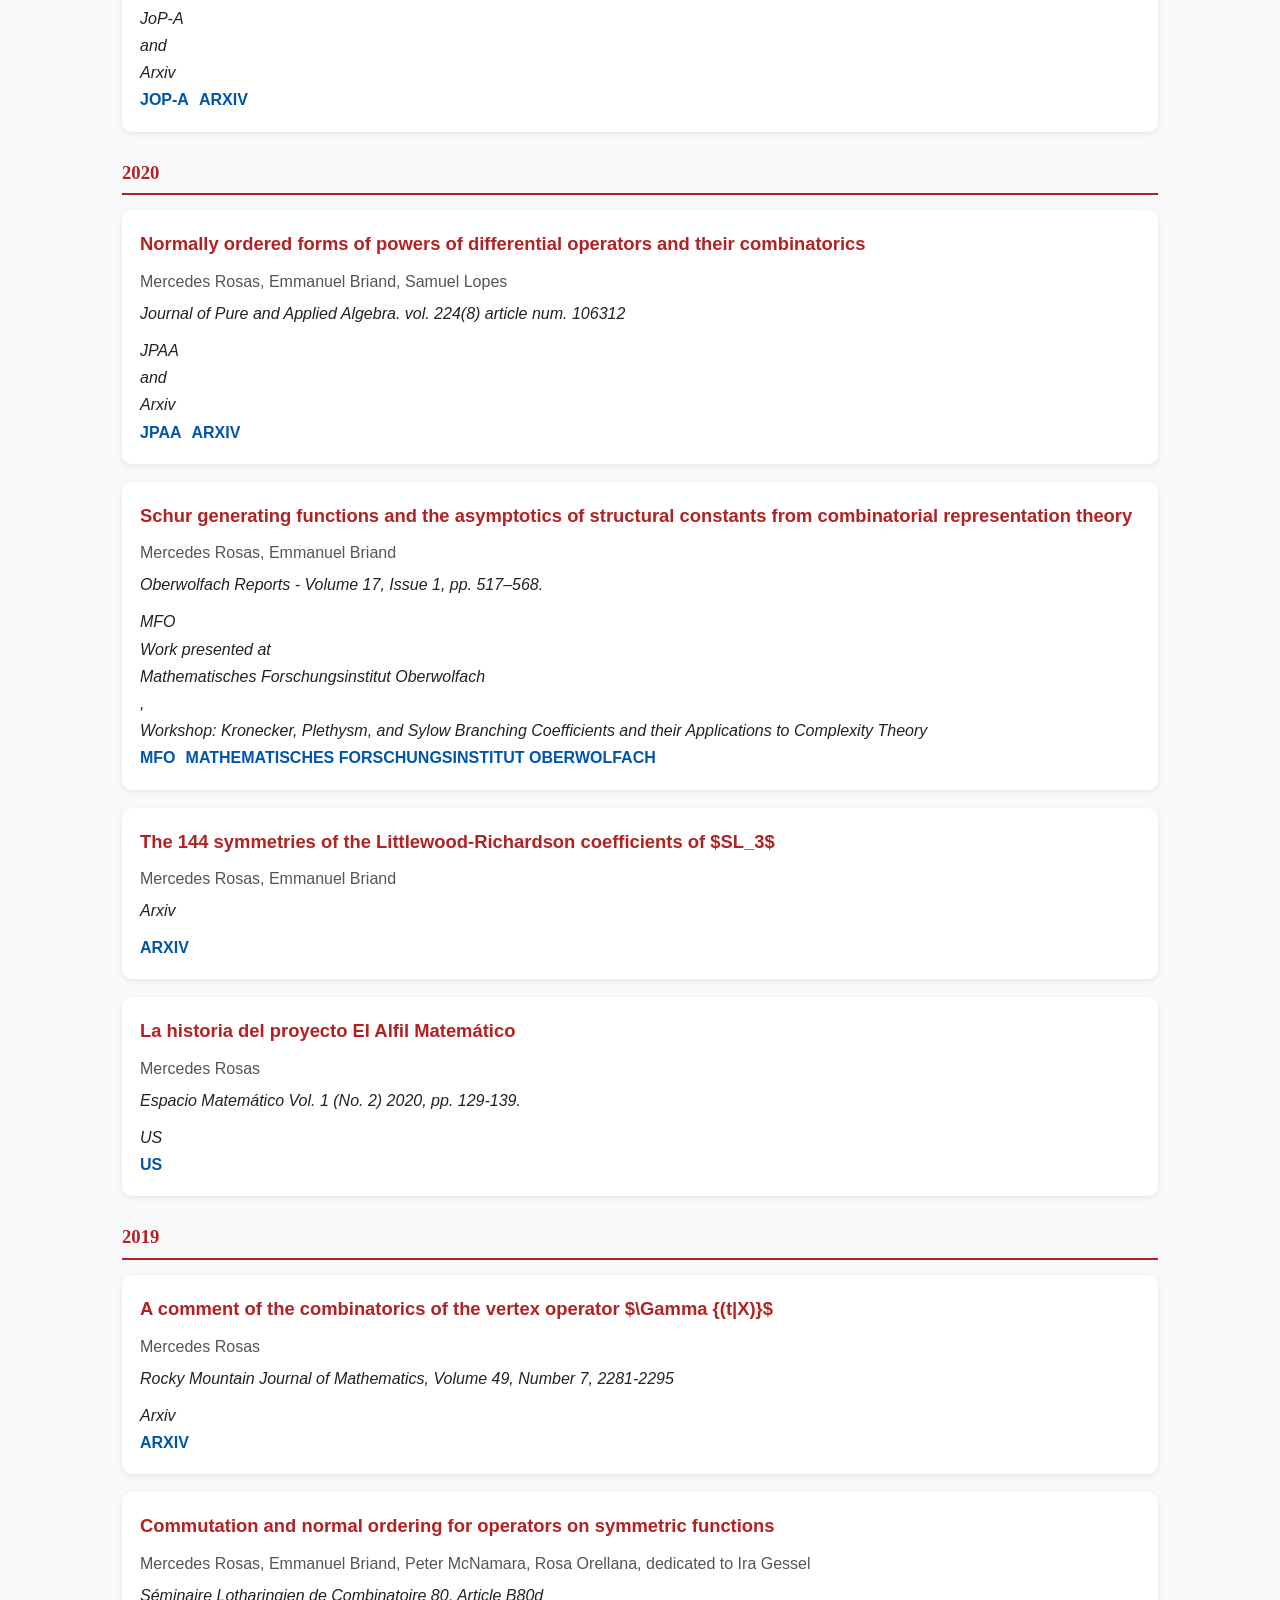
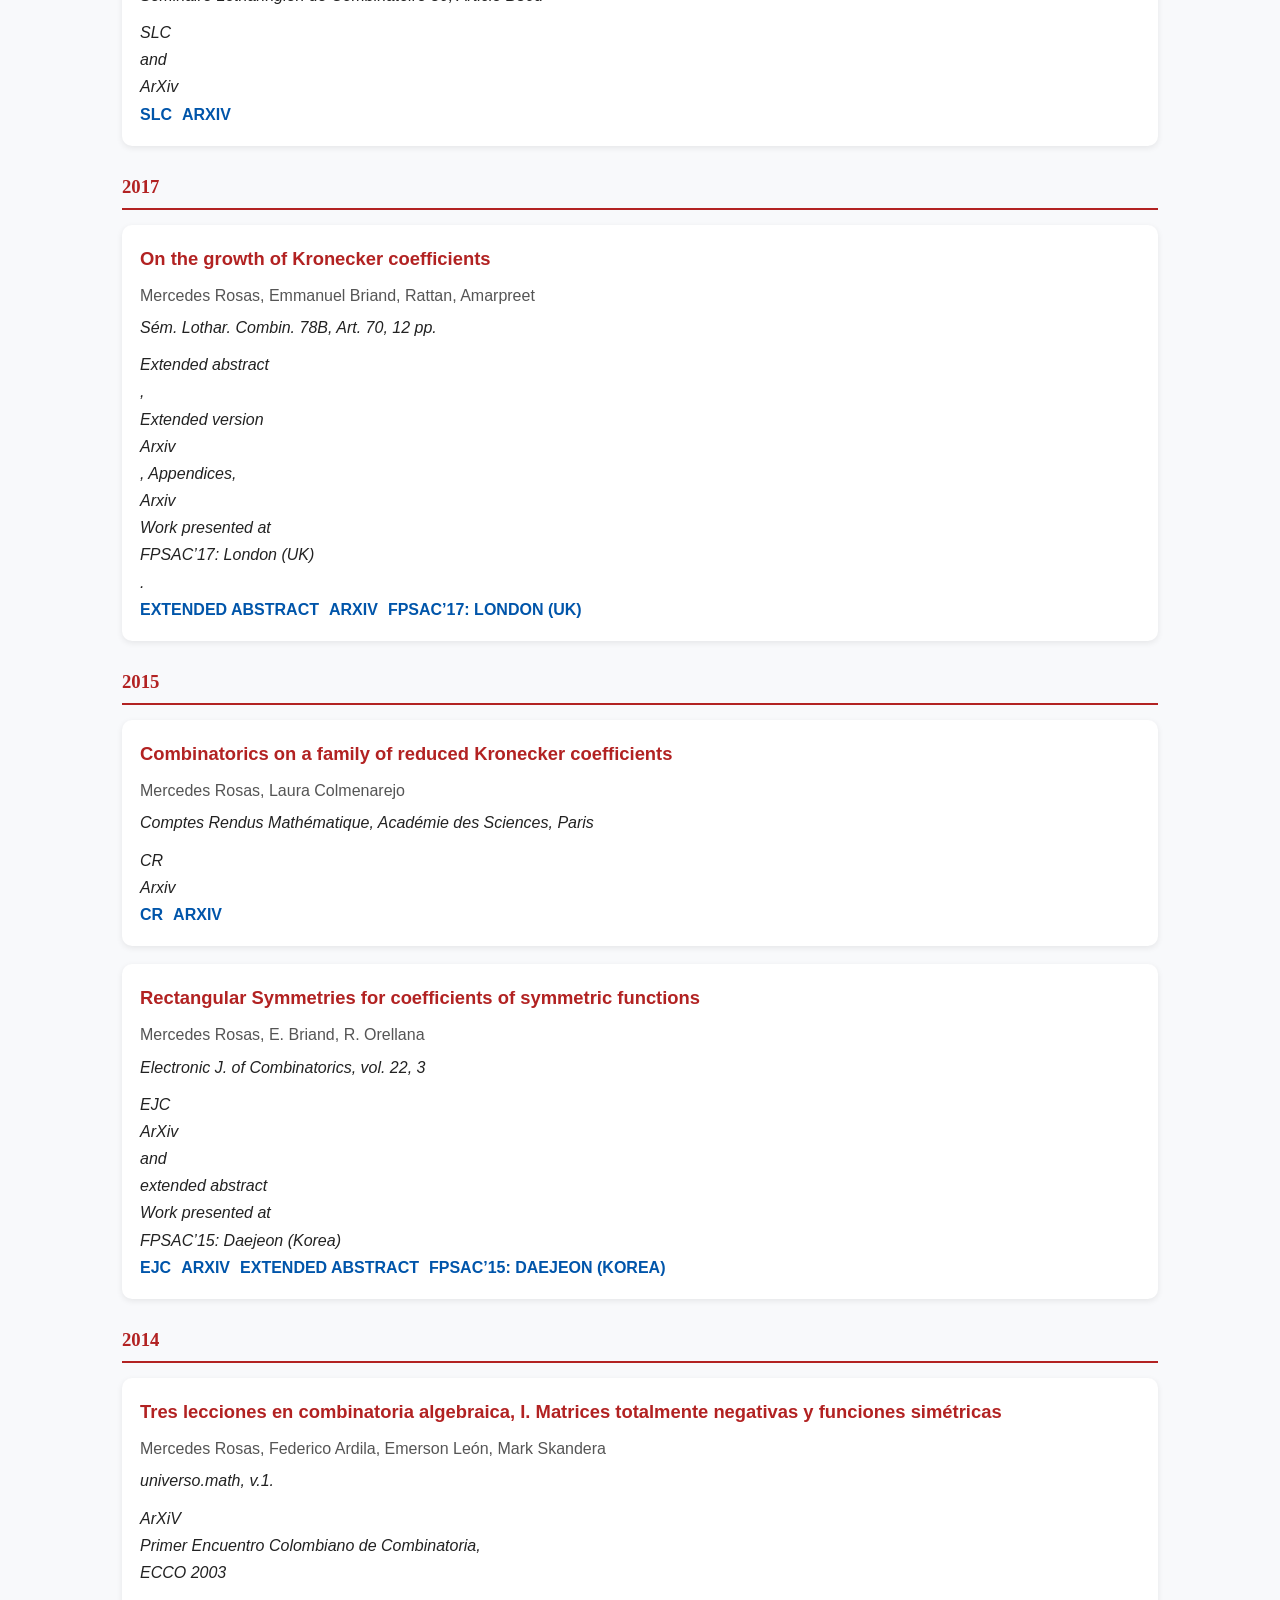
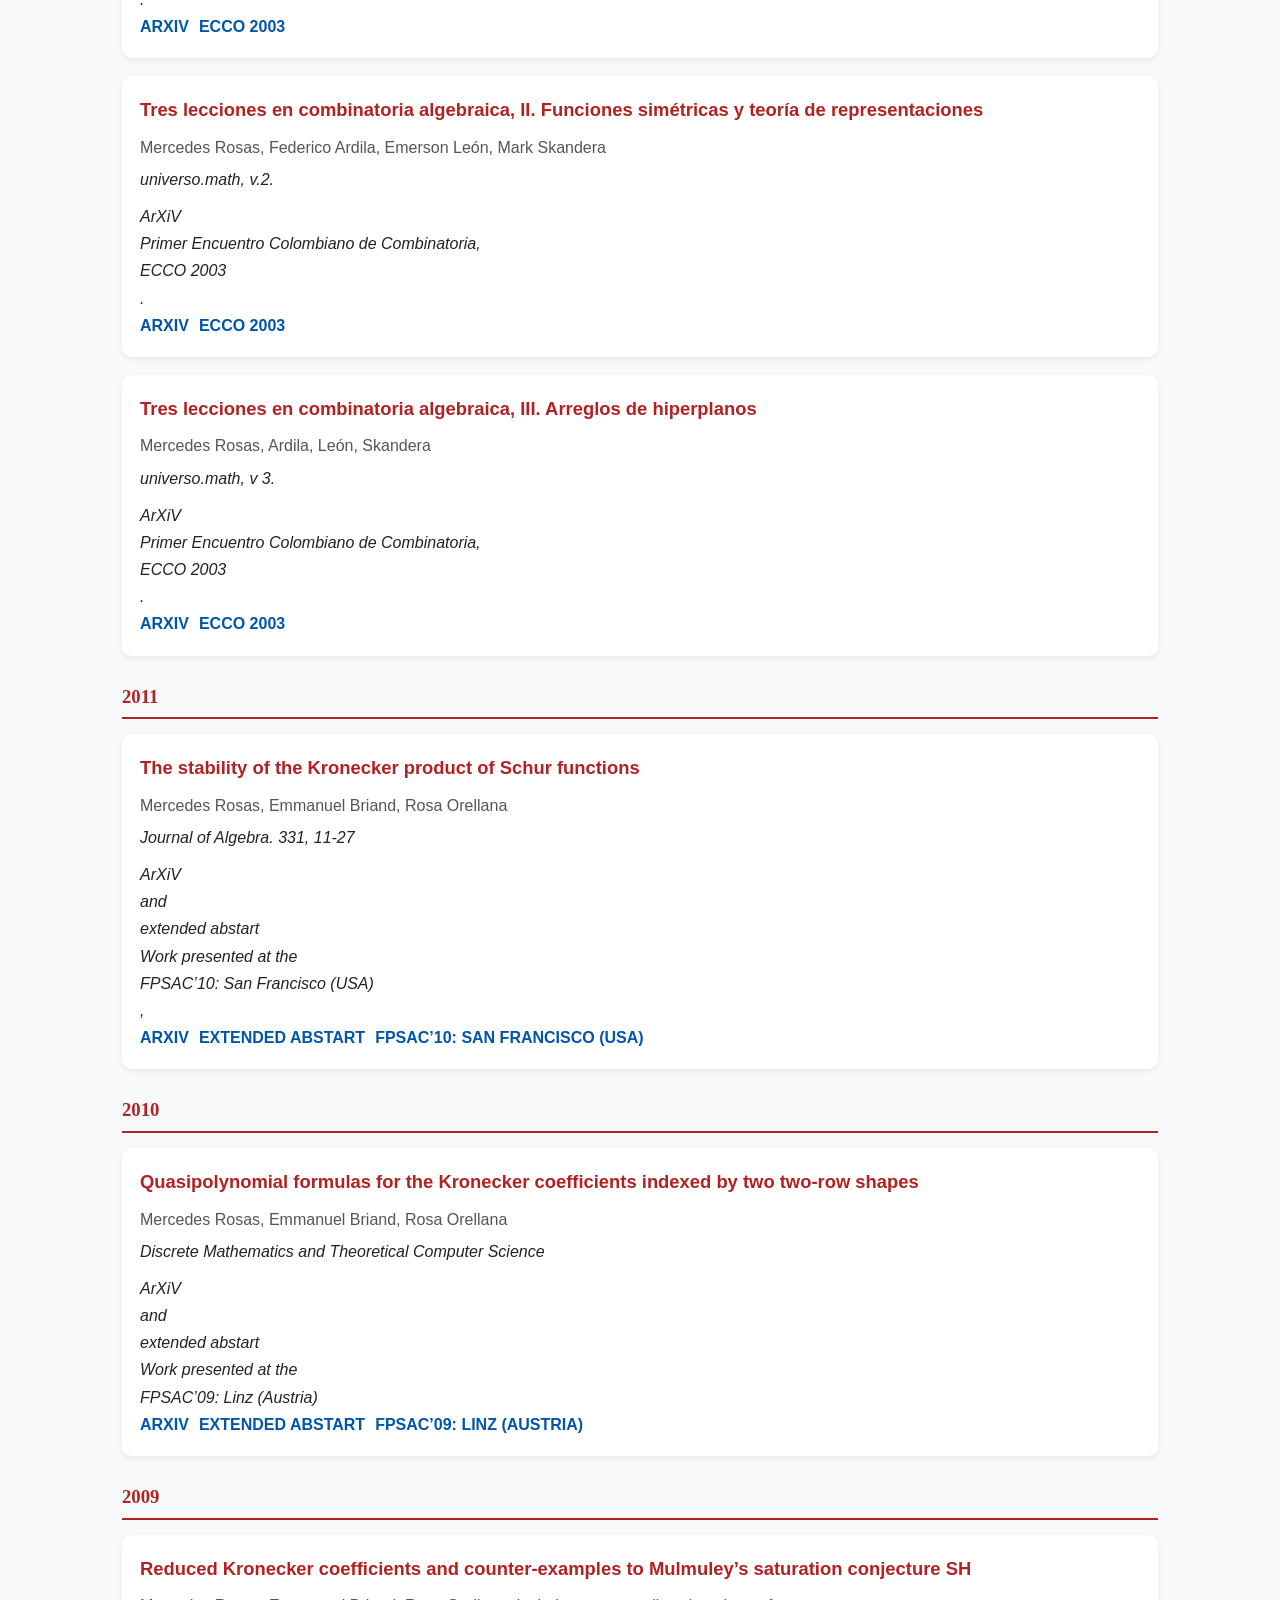
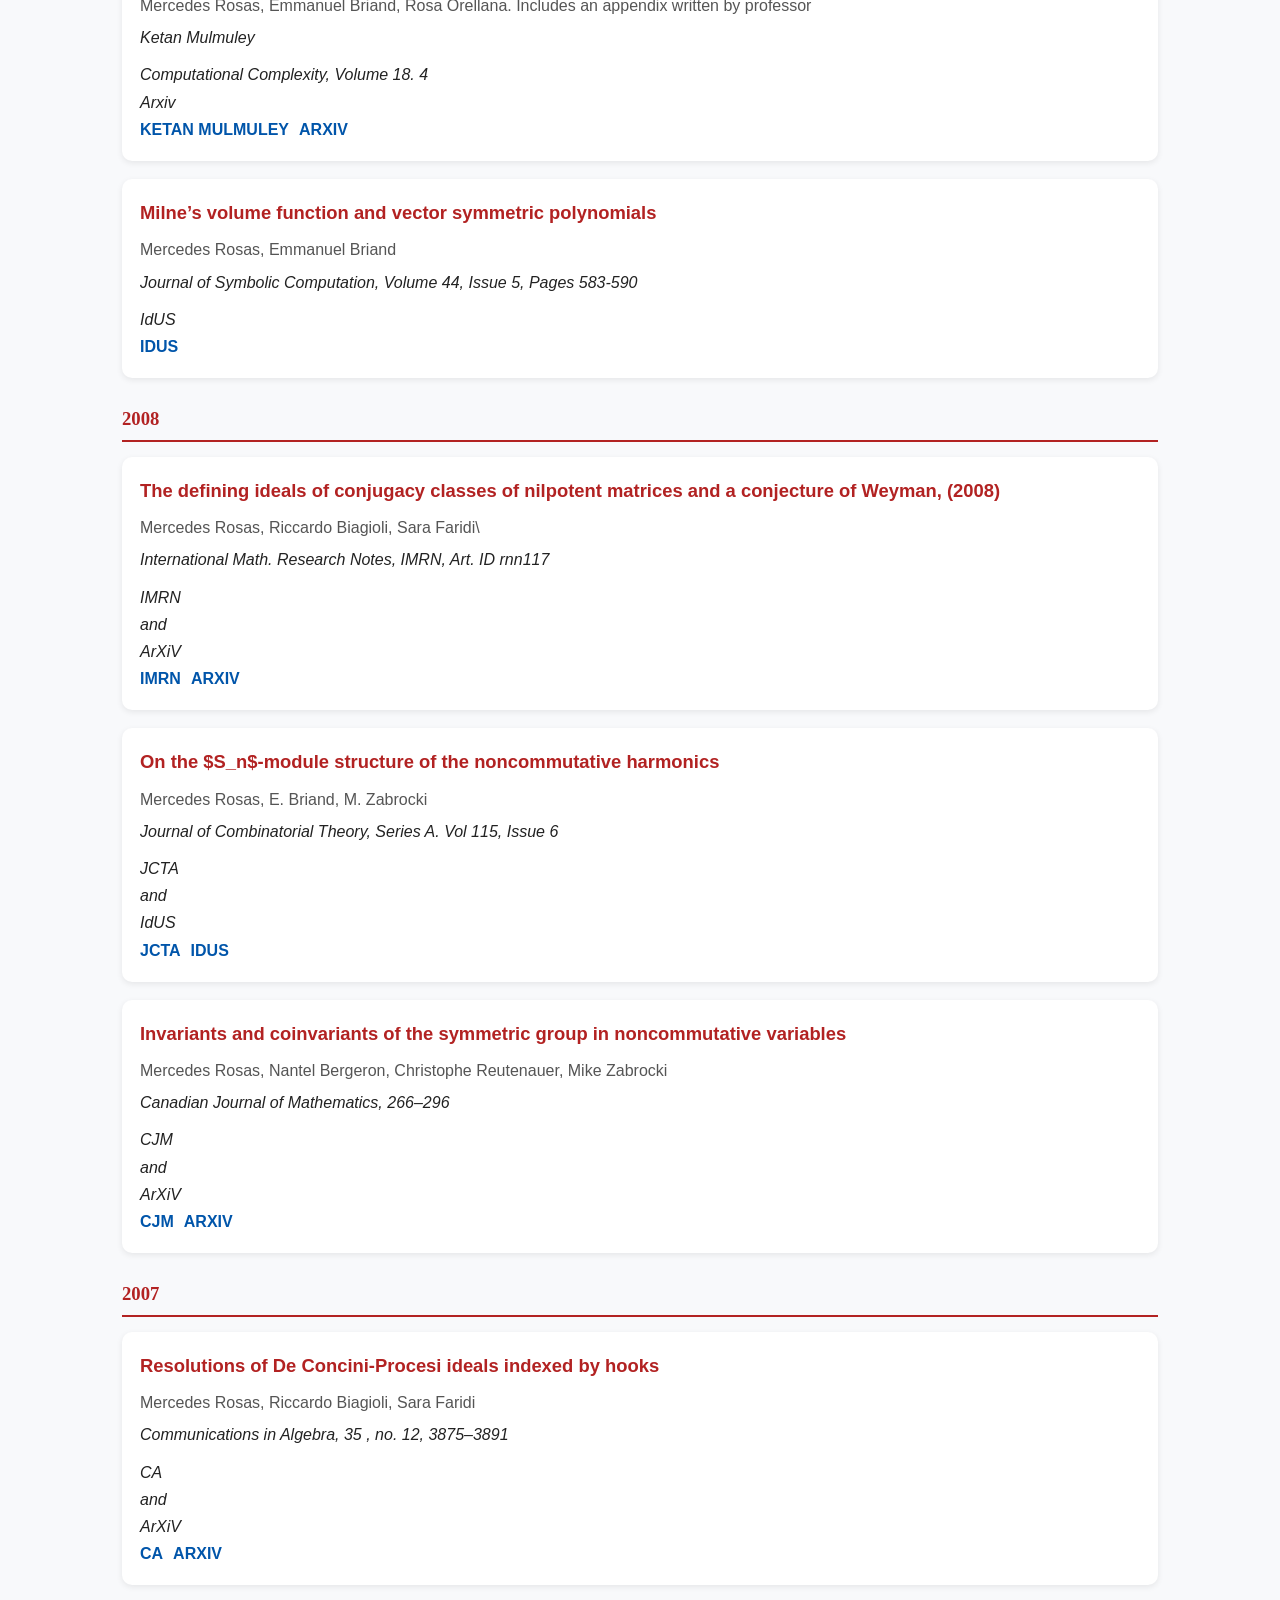
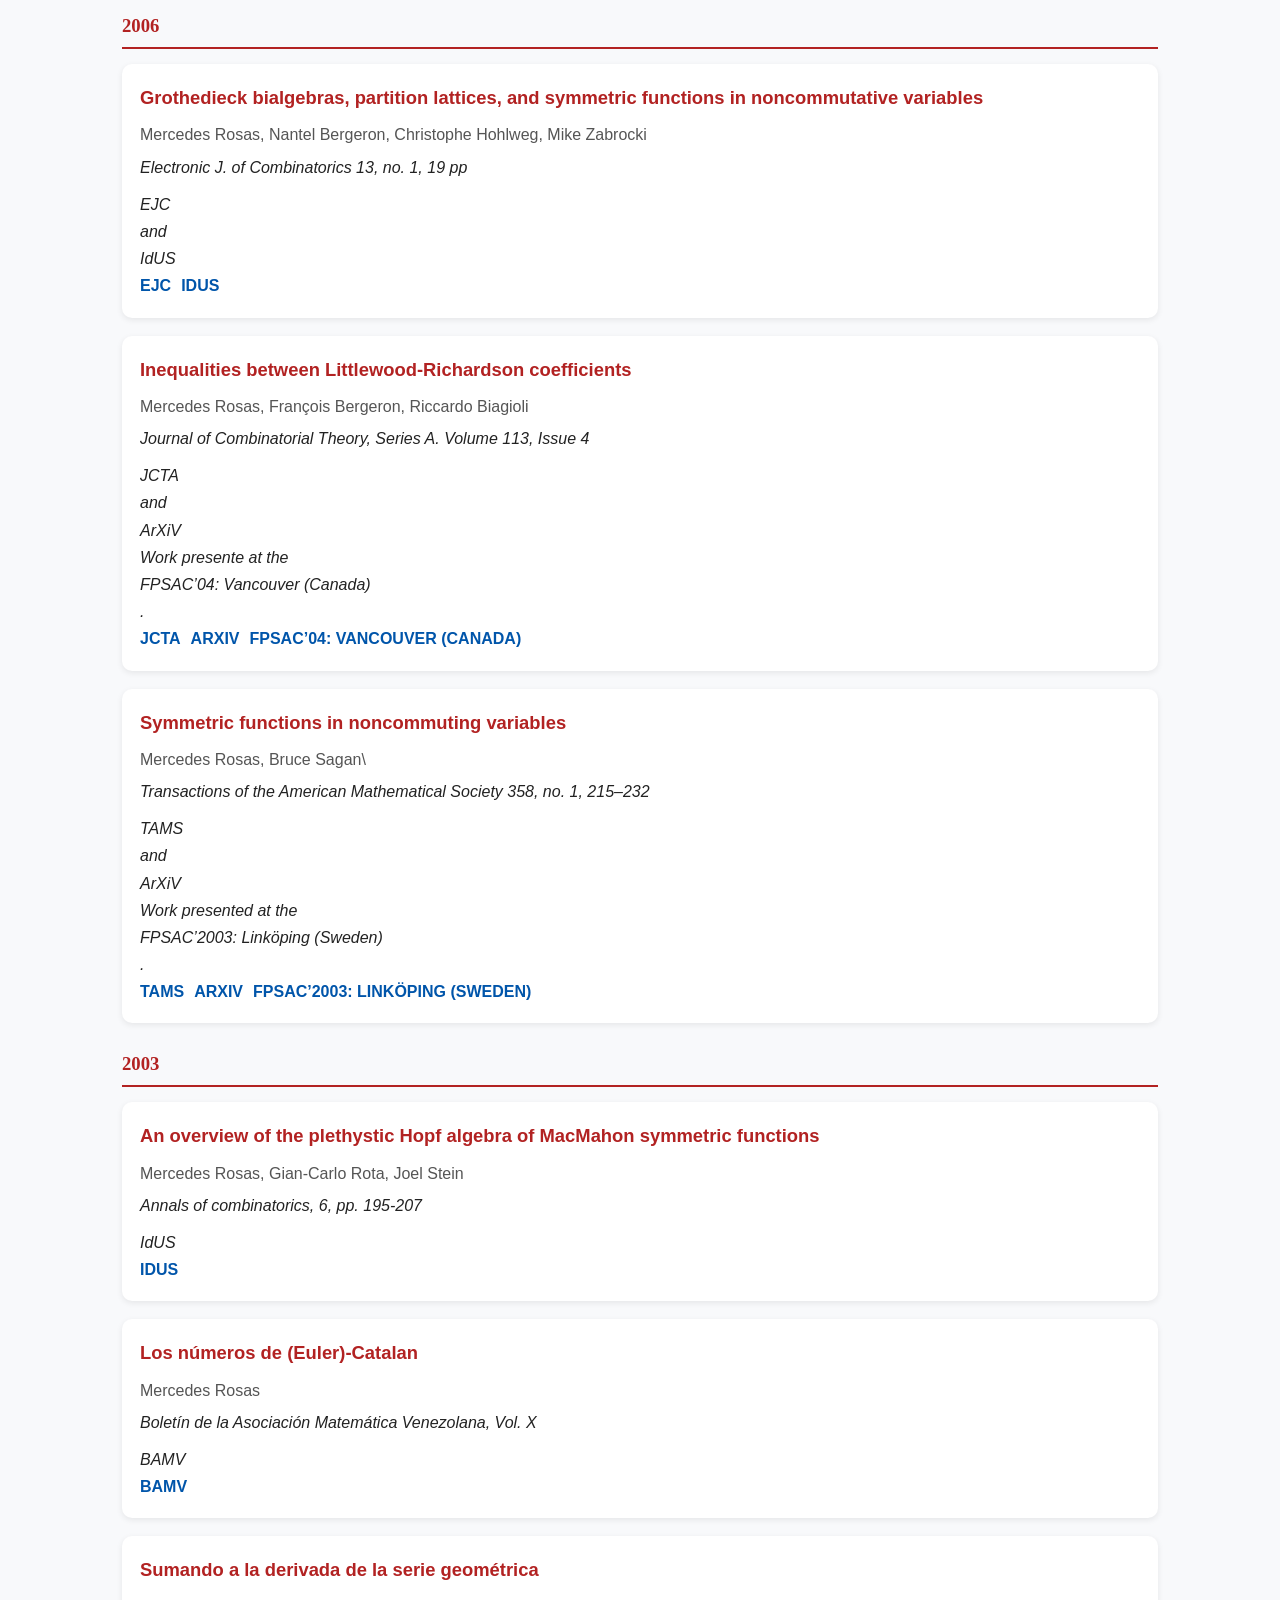
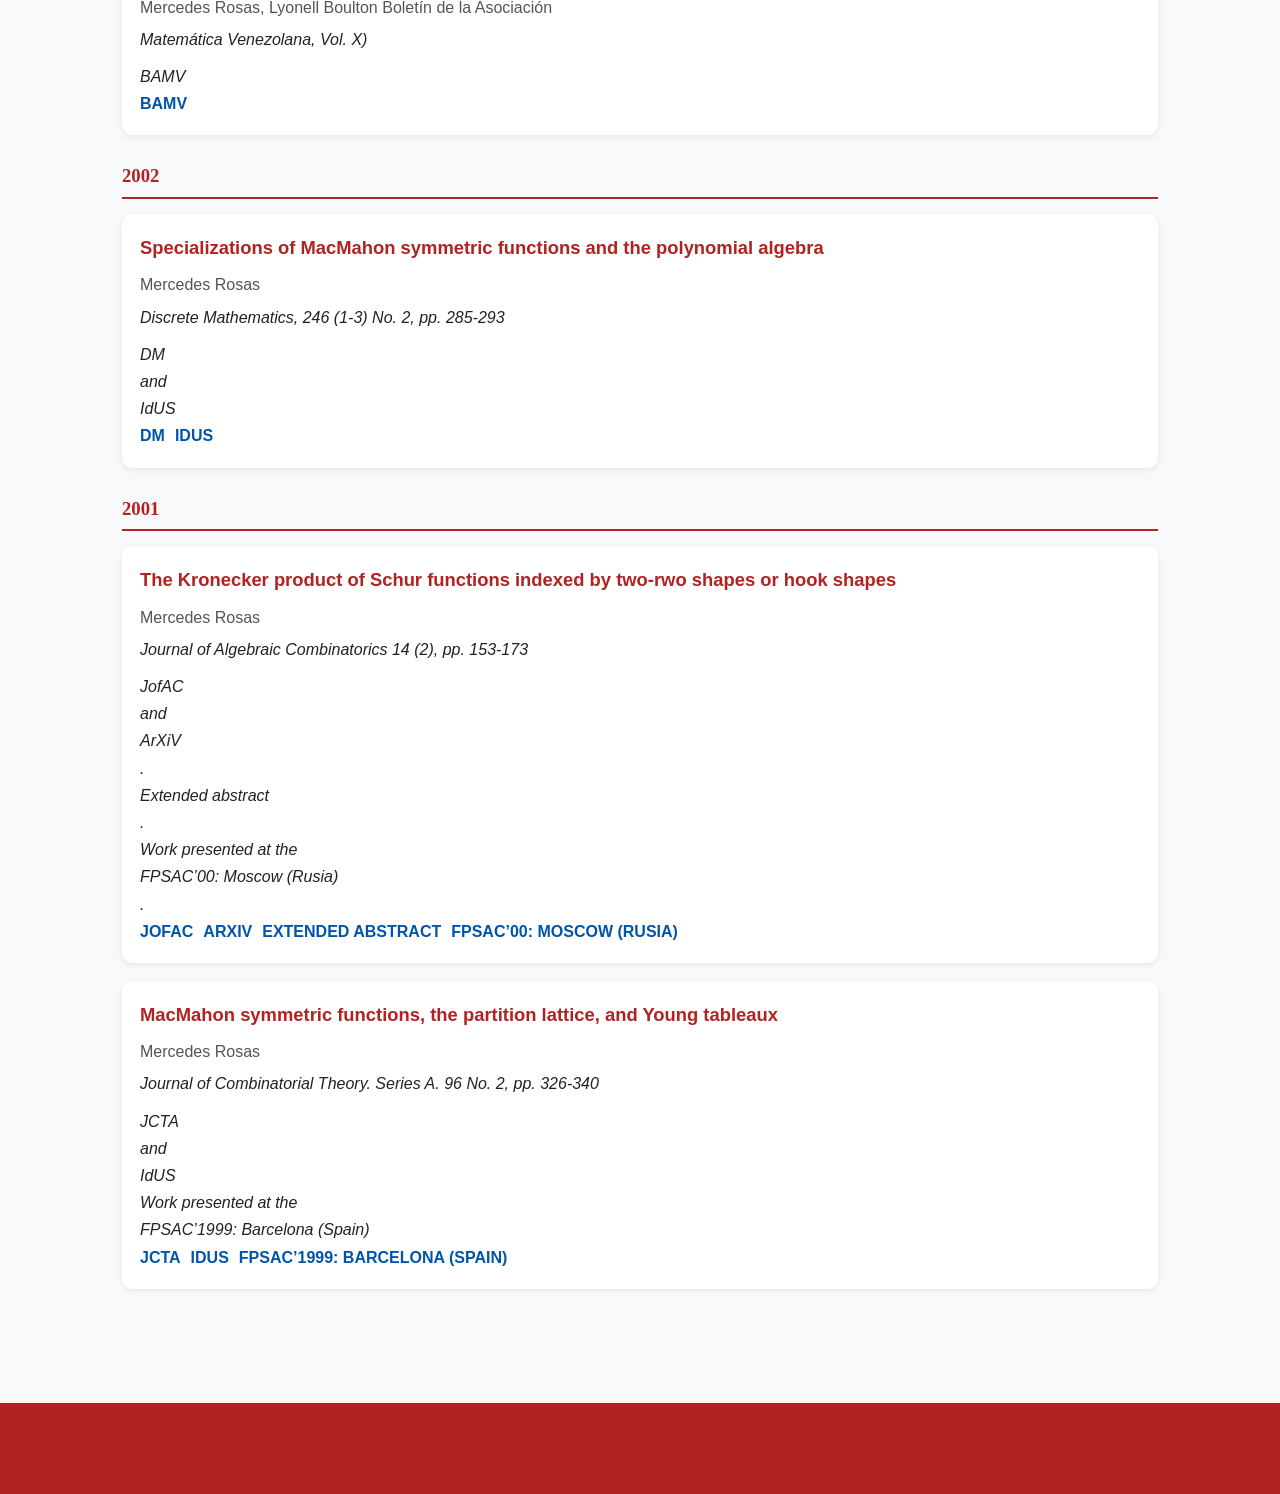
<file: papers.html>
<!DOCTYPE html>
<html lang="en">

<head>

    <meta charset="UTF-8">
    <meta name="viewport" content="width=device-width, initial-scale=1.0">

    <title>Papers</title>

    <link rel="stylesheet" href="css/style.css">

</head>

<body>

<header>

    <h1 id="name"></h1>

    <p id="subtitle"></p>

</header>

<nav>

    <ul>

        <li><a href="index.html">Home</a></li>
        <li><a href="papers.html">Papers</a></li>
        <li><a href="collaborators.html">Collaborators</a></li>
        <li><a href="contact.html">Contact</a></li>
        <li><a href="https://personal.us.es/mrosas/elalfilmatematico/">Alfil Matemático</a></li>
        <li><a href="algebraic_combinatorics.html">Algebraic Combinatorics</a></li>
        <li><a href="outreach.html">Outreach</a></li>

    </ul>

</nav>

<main>

    <h2>Papers</h2>

    <p>
        Browse publications using the search, filters, and sorting options.
    </p>

    <div class="paper-controls">

        <div class="paper-search">

            <input
                type="text"
                id="paperSearch"
                placeholder="Search papers...">

        </div>

        <!-- Generated automatically -->
        <div
            id="yearFilters"
            class="year-filters">
        </div>

        <select id="typeFilter">

            <option value="all">All Types</option>
            <option value="journal">Journal</option>
            <option value="preprint">Preprint</option>
            <option value="conference">Conference</option>
            <option value="book">Book Chapter</option>

        </select>

        <select id="sortSelect">

            <option value="newest">Newest</option>
            <option value="oldest">Oldest</option>
            <option value="titleAZ">Title A–Z</option>
            <option value="titleZA">Title Z–A</option>

        </select>

    </div>

    <div class="stats-grid">

        <div class="stat-card">

            <div class="stat-number" id="paperCount">0</div>

            <div class="stat-label">Papers</div>

        </div>

        <div class="stat-card">

            <div class="stat-number" id="journalCount">0</div>

            <div class="stat-label">Journal</div>

        </div>

        <div class="stat-card">

            <div class="stat-number" id="preprintCount">0</div>

            <div class="stat-label">Preprints</div>

        </div>

        <div class="stat-card">

            <div class="stat-number" id="coauthorCount">0</div>

            <div class="stat-label">Coauthors</div>

        </div>

    </div>

    <div class="paper-count">

        Showing
        <span id="paperNumber">0</span>
        papers

    </div>

    <!-- Everything below is generated by JavaScript -->

    <div id="papersContainer"></div>

</main>

<footer>

    <p><strong id="footerName"></strong></p>

    <p id="department"></p>

    <p id="university"></p>

    <br>

    <p id="email"></p>

</footer>

<script src="js/papers.js"></script>

</body>

</html>
</file>
<file: css/style.css>
:root {
  --main-color: #B22222;   
}
/* ==========================
   TWO COLUMN LAYOUT
========================== */

.home-layout{
    display:grid;
    grid-template-columns:340px 1fr;
    gap:30px;
    align-items:start;
}

/* LEFT PROFILE CARD */

.sidebar{
    position:sticky;
    top:20px;

    background:white;

    border-radius:12px;

    box-shadow:0 2px 8px rgba(0,0,0,.08);

    padding:18px;
}

.sidebar img{
    width: 100%;
    height: auto;

    object-fit: contain;

    border-radius:8px;

    display:block;

    margin:0 auto 20px auto;

    border:4px solid var(--main-color);
}

.sidebar h2{
    text-align:center;

    border:none;

    margin-bottom:5px;
}

.sidebar h3{

    text-align:center;

    font-size:1rem;

    color:#666;

    font-weight:normal;

    margin-bottom:20px;
}

.profile-info{

    list-style:none;
}

.profile-info li{

    margin:8px 0;

    word-break:break-word;
}

.profile-info strong{

    color: var(--main-color);
}

.content section:first-child{

    margin-top:0;
}

@media(max-width:900px){

.home-layout{

grid-template-columns:1fr;

}

.sidebar{

position:relative;

top:0;

}

}
/* ==========================
   GLOBAL STYLES
========================== */

* {
    margin: 0;
    padding: 0;
    box-sizing: border-box;
}

body {
    font-family: Arial, Helvetica, sans-serif;
    line-height: 1.7;
    color: #222;
    background-color: #f8f9fb;
}

/* ==========================
   HEADER
========================== */

header {
    background: var(--main-color);
    color: white;
    padding: 2rem 0;
    text-align: center;
}

header h1 {
    font-family: Georgia, serif;
    font-size: 2.5rem;
    margin-bottom: 0.5rem;
}

header p {
    font-size: 1.1rem;
}

/* ==========================
   NAVIGATION
========================== */

nav {
    background: #ffffff;
    border-bottom: 1px solid #ddd;
}

nav ul {
    list-style: none;
    display: flex;
    justify-content: center;
    flex-wrap: wrap;
}

nav li {
    margin: 0;
}

nav a {
    display: block;
    padding: 1rem 1.2rem;
    text-decoration: none;
    color: #003366;
    font-weight: bold;
    transition: 0.3s;
}

nav a:hover {
    background: var(--main-color);
    color: white;
}

/* ==========================
   MAIN CONTENT
========================== */

main {
    max-width: 1100px;
    margin: auto;
    padding: 3rem 2rem;
}

section {
    margin-bottom: 1.5rem;
}

section h2 {
    font-family: Georgia, serif;
    color: var(--main-color);
    margin-bottom: 1rem;
    border-bottom: 2px solid var(--main-color);
    padding-bottom: 0.5rem;
}

/* ==========================
   HERO SECTION
========================== */

.hero {
    text-align: center;
}

.hero img {
    width: 220px;
    height: 220px;
    object-fit: cover;
    border-radius: 50%;
    margin-bottom: 1rem;
    border: 5px solid var(--main-color);
}

.hero h2 {
    border: none;
    margin-bottom: 0.5rem;
}

.hero p {
    max-width: 700px;
    margin: auto;
}

/* ==========================
   RESEARCH INTERESTS
========================== */

.research-list {
    display: flex;
    flex-wrap: wrap;
    gap: 1rem;
}

.research-item {
    background: white;
    padding: 1rem;
    flex: 1;
    min-width: 250px;
    border-left: 5px solid var(--main-color);
    box-shadow: 0 2px 5px rgba(0,0,0,0.08);
}

/* ==========================
   PUBLICATIONS
========================== */

.publication {
    background: white;
    padding: 1rem;
    margin-bottom: 1rem;
    border-radius: 8px;
    box-shadow: 0 2px 5px rgba(0,0,0,0.08);
}

.publication-title {
    font-weight: bold;
    color: var(--main-color);
}

.publication-links a {
    text-decoration: none;
    margin-right: 1rem;
    color: #0066cc;
}

.publication-links a:hover {
    text-decoration: underline;
}

/* ==========================
   COLLABORATORS
========================== */

.collaborator-grid {
    display: grid;
    grid-template-columns: repeat(auto-fit, minmax(280px, 1fr));
    gap: 1rem;
}

.collaborator-card {
    background: white;
    padding: 1rem;
    border-radius: 10px;
    text-align: center;
    box-shadow: 0 3px 8px rgba(0,0,0,0.08);
}

.collaborator-card img {
    width: 120px;
    height: 120px;
    object-fit: cover;
    border-radius: 50%;
    margin-bottom: 1rem;
}

/* ==========================
   BUTTONS
========================== */

.button {
    display: inline-block;
    background: var(--main-color);
    color: white;
    padding: 0.8rem 1.4rem;
    border-radius: 5px;
    text-decoration: none;
    transition: 0.3s;
}

.button:hover {
    background: #0055aa;
}

/* ==========================
   FOOTER
========================== */

footer {
    background: var(--main-color);
    color: white;
    text-align: center;
    padding: 2rem;
    margin-top: 3rem;
}

/* ==========================
   RESPONSIVE DESIGN
========================== */

@media (max-width: 768px) {

    header h1 {
        font-size: 2rem;
    }

    nav ul {
        flex-direction: column;
    }

    nav a {
        text-align: center;
        border-bottom: 1px solid #eee;
    }

    main {
        padding: 2rem 1rem;
    }

    .hero img {
        width: 180px;
        height: 180px;
    }
}

/* ==========================
   INTRO SECTION
========================== */

.intro {
    display: flex;
    align-items: flex-start;
    gap: 40px;
    margin-bottom: 60px;
}

.intro-photo {
    flex: 0 0 240px;
}

.intro-photo img {
    width: 220px;
    border-radius: 50%;
    border: 5px solid var(--main-color);
}

.intro-content {
    flex: 1;
}

.intro-content h2 {
    border: none;
    margin-bottom: 10px;
}

.intro-content p {
    margin-bottom: 15px;
}

.button-group {
    display: flex;
    gap: 15px;
    flex-wrap: wrap;
}

/* Mobile */

@media (max-width: 768px) {

    .intro {
        flex-direction: column;
        text-align: center;
        align-items: center;
    }

    .intro-content {
        text-align: center;
    }

    .button-group {
        justify-content: center;
    }

}

/* ==========================
   PAPERS PAGE
========================== */

.year-heading{
    color:var(--main-color);
    font-family:Georgia, serif;
    margin:25px 0 15px 0;
    border-bottom:2px solid var(--main-color);
    padding-bottom:5px;
}

.paper-card{

    background:white;

    padding:18px;

    border-radius:10px;

    box-shadow:0 2px 6px rgba(0,0,0,.08);

    margin-bottom:18px;
}

.paper-title{

    font-size:1.15rem;

    font-weight:bold;

    color:var(--main-color);

    margin-bottom:8px;
}

.paper-authors{

    color:#555;

    margin-bottom:5px;
}

.paper-journal{

    font-style:italic;

    margin-bottom:10px;
}

.paper-links{

    display:flex;

    flex-wrap:wrap;

    gap:10px;
}

.paper-links a{

    text-decoration:none;

    color:#0055AA;

    font-weight:bold;
}

.paper-links a:hover{

    text-decoration:underline;
}

/* ==========================
   PAPERS FILTER
========================== */

.paper-controls{
    display:flex;
    flex-wrap:wrap;
    gap:15px;
    align-items:center;
    margin-bottom:25px;
}

.paper-search{
    flex:1;
    min-width:250px;
}

.paper-search input{
    width:100%;
    padding:10px 15px;
    border:1px solid #ccc;
    border-radius:8px;
    font-size:1rem;
}

.year-filters{
    display:flex;
    gap:8px;
    flex-wrap:wrap;
}

.filter-btn{

    padding:8px 15px;

    border:none;

    border-radius:20px;

    cursor:pointer;

    background:#e5e5e5;

    transition:.2s;
}

.filter-btn:hover{

    background:var(--main-color);

    color:white;
}

.filter-btn.active{

    background:var(--main-color);

    color:white;
}

.paper-count{

    margin:20px 0;

    color:#666;
}

/* ==========================
   STATISTICS
========================== */

.stats-grid{

    display:grid;

    grid-template-columns:repeat(auto-fit,minmax(140px,1fr));

    gap:15px;

    margin:20px 0 30px;
}

.stat-card{

    background:white;

    padding:15px;

    border-radius:10px;

    text-align:center;

    box-shadow:0 2px 6px rgba(0,0,0,.08);
}

.stat-number{

    font-size:2rem;

    color:var(--main-color);

    font-weight:bold;
}

.stat-label{

    color:#666;

    margin-top:5px;
}

/* ==========================
   CONTACT PAGE
========================== */

.contact-grid{

    display:grid;

    grid-template-columns:1fr 1fr;

    gap:25px;

    margin:30px 0;

}

.contact-card{

    background:white;

    padding:25px;

    border-radius:10px;

    box-shadow:0 2px 8px rgba(0,0,0,.08);

}

.contact-card h3{

    margin-top:0;

}

.profile-links{

    list-style:none;

    padding:0;

}

.profile-links li{

    margin:12px 0;

}

.profile-links a{

    text-decoration:none;

    color:#0055AA;

    font-weight:bold;

}

.profile-links a:hover{

    text-decoration:underline;

}

.map-placeholder{

    background:white;

    height:300px;

    border-radius:10px;

    display:flex;

    justify-content:center;

    align-items:center;

    box-shadow:0 2px 8px rgba(0,0,0,.08);

    color:#666;

    margin-top:20px;

}

@media(max-width:800px){

.contact-grid{

grid-template-columns:1fr;

}

}
</file>
